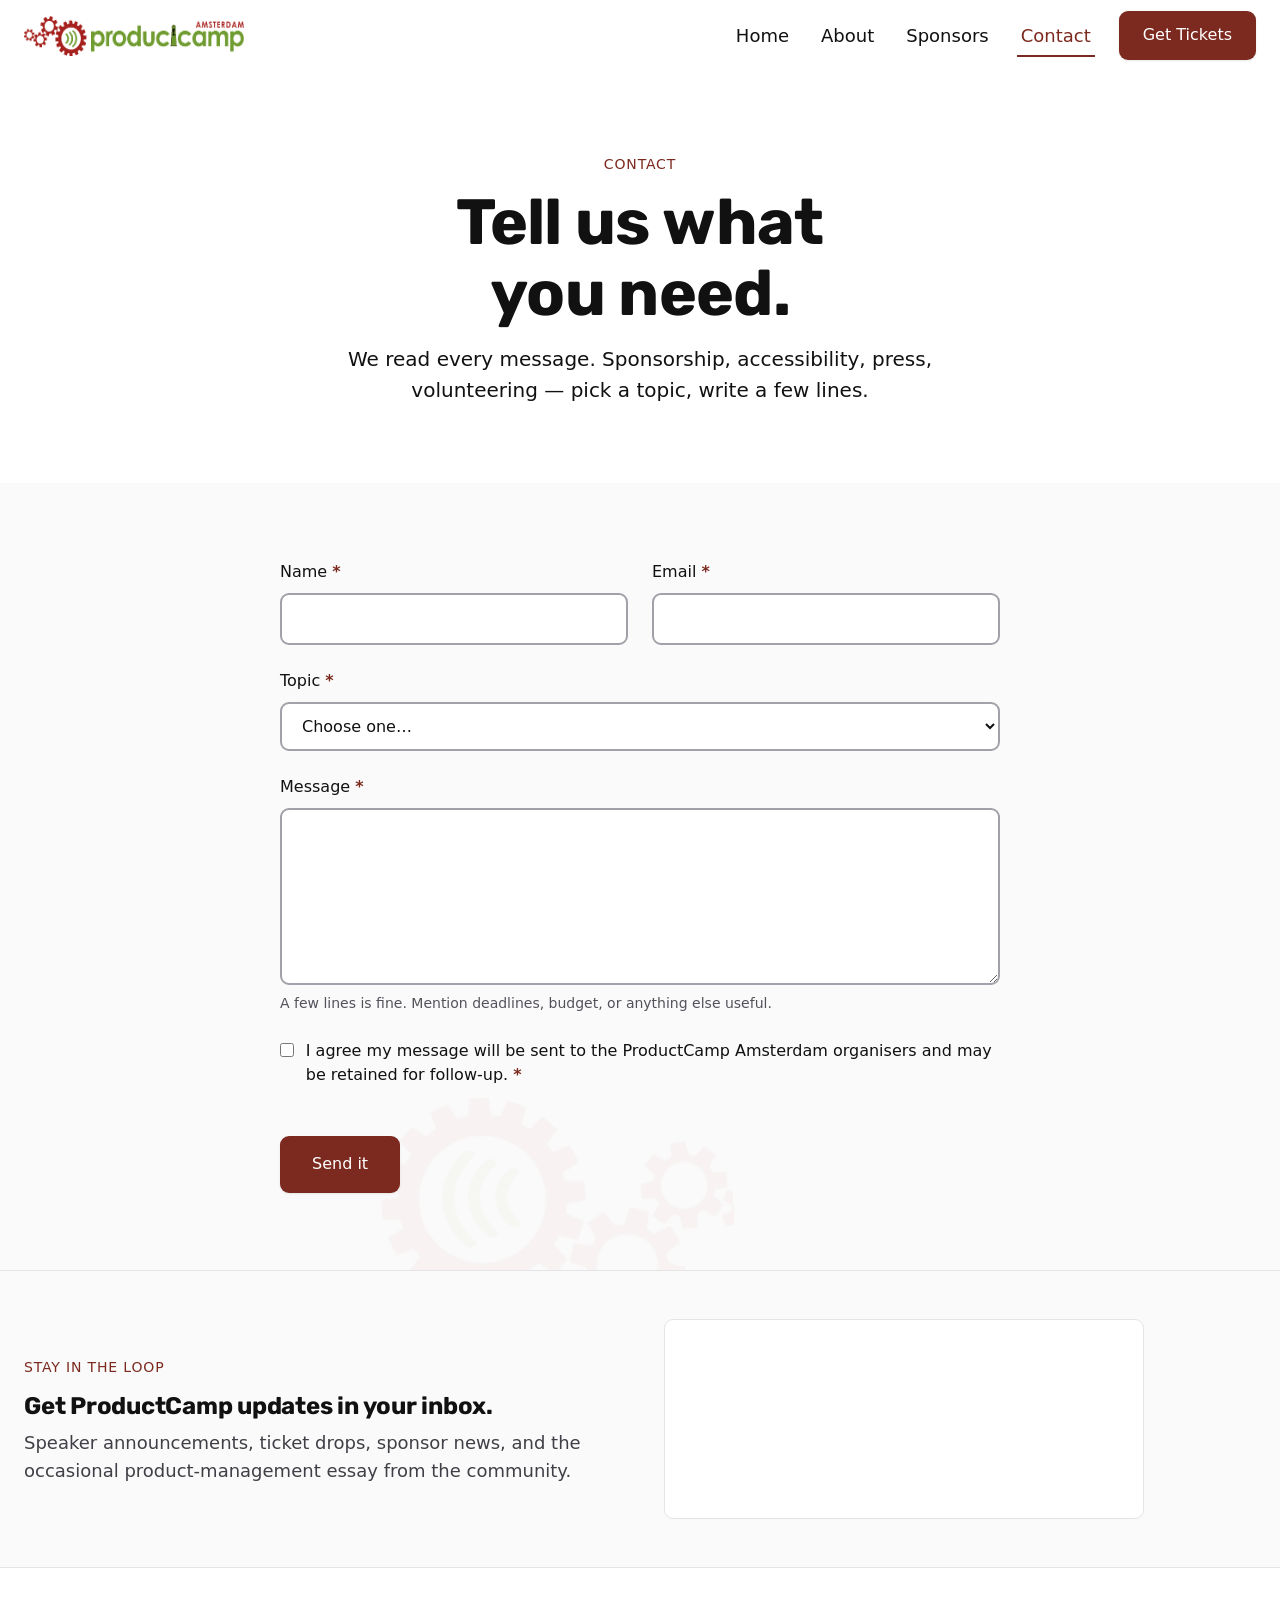
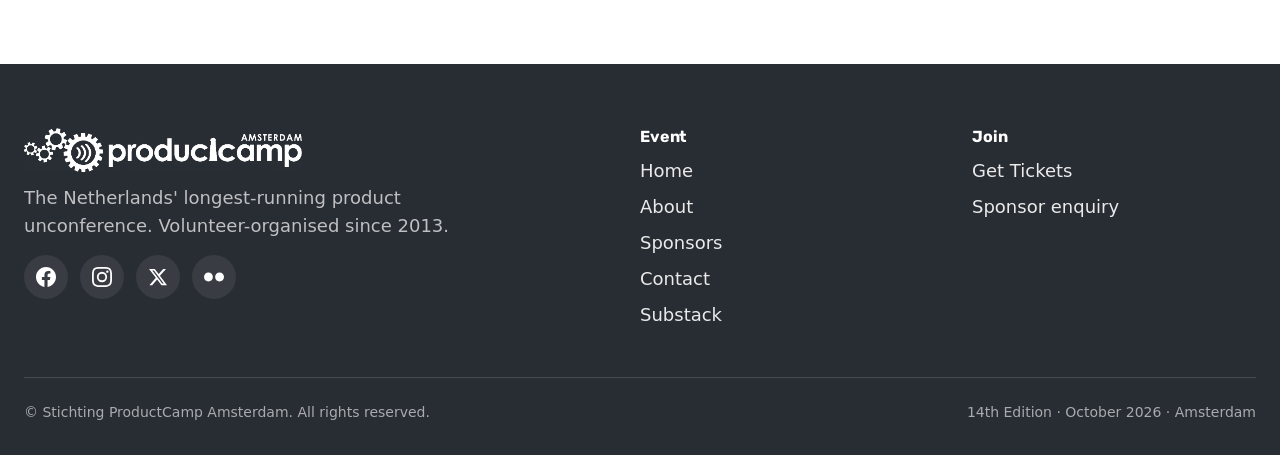
<file: contact.html>
<!doctype html>
<html lang="en">
<head>
  <meta charset="utf-8">
  <meta name="viewport" content="width=device-width, initial-scale=1">
  <title>Contact — ProductCamp Amsterdam</title>
  <meta name="description" content="Get in touch with the ProductCamp Amsterdam organising committee — sponsorship enquiries, accessibility questions, volunteering, press.">
  <meta name="theme-color" content="#AA3D2F">
  <link rel="icon" type="image/png" sizes="32x32" href="assets/brand/favicon-32.png">
  <link rel="apple-touch-icon" href="assets/brand/logo-icon-256.png">
  <link rel="preconnect" href="https://fonts.googleapis.com">
  <link rel="preconnect" href="https://fonts.gstatic.com" crossorigin>
  <link rel="stylesheet" href="assets/css/reset.css?v=20260517140000">
  <link rel="stylesheet" href="assets/css/tokens.css?v=20260517140000">
  <link rel="stylesheet" href="assets/css/styles.css?v=20260517140000">
</head>
<body>
  <!-- NAV (sync across pages) -->
  <a class="skip-link" href="#main">Skip to content</a>
  <header class="site-header" role="banner">
    <div class="container">
      <a class="brand-link" href="index.html" aria-label="ProductCamp Amsterdam home">
        <img src="assets/brand/logo-wide.png" alt="ProductCamp Amsterdam" height="40">
      </a>
      <button class="nav-toggle" type="button" aria-label="Toggle menu" aria-expanded="false" aria-controls="nav-primary"><span></span></button>
      <nav class="nav-primary" id="nav-primary" aria-label="Primary">
        <ul>
          <li><a href="index.html">Home</a></li>
          <li><a href="about.html">About</a></li>
          <li><a href="sponsors.html">Sponsors</a></li>
          <li><a href="contact.html" aria-current="page">Contact</a></li>
          <li><a class="btn btn--primary" href="https://www.eventbrite.com/e/productcamp-amsterdam-2025-tickets-1278041660009" target="_blank" rel="noopener">Get Tickets</a></li>
        </ul>
      </nav>
    </div>
  </header>

  <main id="main">

    <!-- HERO -->
    <section class="section">
      <div class="container" style="max-width:720px; margin-inline:auto">
        <div data-reveal class="center">
          <span class="eyebrow">Contact</span>
          <h1>Tell us what you need.</h1>
          <p class="lead center-x" style="margin-top:var(--s-4)">We read every message. Sponsorship, accessibility, press, volunteering — pick a topic, write a few lines.</p>
        </div>
      </div>
    </section>

    <!-- FORM -->
    <section class="section section--bg" data-reveal>
      <div class="container">

        <!-- Success state (shown by JS on submit success) -->
        <div id="contact-success" class="contact-form__success" role="status" aria-live="polite">
          <strong>Thanks — message received.</strong>
          <p style="margin-top:var(--s-2)">We'll be back in touch as soon as we can. If it's urgent, mention it in the subject line on your reply.</p>
        </div>

        <!--
          Form provider: Web3Forms (https://web3forms.com)
          The recipient email is configured server-side via the access_key —
          your address never appears in this HTML. Submissions are forwarded
          to whichever inbox you registered the key against.

          ONE-TIME SETUP:
            1. Visit https://web3forms.com
            2. Enter the address you want submissions forwarded to
            3. Copy the generated access_key (looks like a UUID)
            4. Paste it into the value="…" of the hidden field below
        -->
        <form id="contact-form" class="contact-form"
              action="https://api.web3forms.com/submit"
              method="POST"
              novalidate>
          <!-- ===== REPLACE THIS ACCESS KEY (one-time, before deploy) ===== -->
          <input type="hidden" name="access_key" value="72be311d-a82a-4ad4-bda7-ecad6673eab9">
          <!-- ============================================================= -->
          <input type="hidden" name="subject" value="ProductCamp Amsterdam — contact form">
          <input type="hidden" name="from_name" value="ProductCamp Amsterdam website">
          <input type="hidden" name="redirect" value="false">

          <!-- Honeypot (invisible to humans, bots fill it in) -->
          <div class="contact-form__honeypot" aria-hidden="true">
            <label for="hp_field">Leave this empty</label>
            <input type="text" name="botcheck" id="hp_field" tabindex="-1" autocomplete="off">
          </div>

          <div class="contact-form__row">
            <div class="field">
              <label for="cf-name">Name <span class="req" aria-hidden="true">*</span></label>
              <input id="cf-name" name="name" type="text" autocomplete="name" required aria-required="true">
            </div>
            <div class="field">
              <label for="cf-email">Email <span class="req" aria-hidden="true">*</span></label>
              <input id="cf-email" name="email" type="email" autocomplete="email" required aria-required="true">
            </div>
          </div>

          <div class="field">
            <label for="cf-topic">Topic <span class="req" aria-hidden="true">*</span></label>
            <select id="cf-topic" name="topic" required aria-required="true">
              <option value="">Choose one…</option>
              <option value="sponsorship">Sponsorship</option>
              <option value="accessibility">Accessibility &amp; dietary</option>
              <option value="volunteering">Volunteering</option>
              <option value="speaking">Speaking &amp; sessions</option>
              <option value="press">Press</option>
              <option value="general">General question</option>
            </select>
          </div>

          <div class="field">
            <label for="cf-message">Message <span class="req" aria-hidden="true">*</span></label>
            <textarea id="cf-message" name="message" rows="6" required aria-required="true" aria-describedby="cf-message-hint"></textarea>
            <span id="cf-message-hint" class="contact-form__hint">A few lines is fine. Mention deadlines, budget, or anything else useful.</span>
          </div>

          <div class="field">
            <label style="display:flex; gap:var(--s-3); align-items:flex-start; cursor:pointer; font-weight:var(--fw-regular); font-size:var(--fs-small);">
              <input type="checkbox" name="consent" required aria-required="true" style="min-width:auto; min-height:auto; width:18px; height:18px; margin-top:2px;">
              <span>I agree my message will be sent to the ProductCamp Amsterdam organisers and may be retained for follow-up. <span class="req" aria-hidden="true">*</span></span>
            </label>
          </div>

          <!-- hCaptcha widget — zero-config: the Web3Forms client SDK (loaded
               before </body>) injects their shared sitekey at runtime and loads
               hCaptcha's API. data-captcha="true" is the trigger. Enable
               hCaptcha in app.web3forms.com → your form's Settings. -->
          <div class="h-captcha" data-captcha="true"></div>

          <div class="contact-form__actions">
            <button type="submit" class="btn btn--primary btn--lg">Send it</button>
          </div>
        </form>
      </div>
    </section>

  </main>

  <!-- SUBSTACK SUBSCRIBE (sync across pages) -->
  <section class="substack-subscribe" aria-label="Subscribe to our newsletter">
    <div class="container substack-subscribe__inner">
      <div>
        <span class="eyebrow">Stay in the loop</span>
        <h2>Get ProductCamp updates in your inbox.</h2>
        <p>Speaker announcements, ticket drops, sponsor news, and the occasional product-management essay from the community.</p>
      </div>
      <iframe src="https://productcampamsterdam.substack.com/embed"
              title="Subscribe to ProductCamp Amsterdam Substack"
              loading="lazy"
              style="width:100%; height:200px; max-width:480px; border:1px solid var(--border); border-radius:var(--radius-md); background:var(--white);"
              frameborder="0" scrolling="no"></iframe>
    </div>
  </section>

  <!-- FOOTER (sync across pages) -->
  <footer class="site-footer" id="site-footer" role="contentinfo">
    <div class="container">
      <div class="site-footer__top">
        <div class="site-footer__brand">
          <img src="assets/brand/logo-wide.png" alt="ProductCamp Amsterdam" height="44">
          <p>The Netherlands' longest-running product unconference. Volunteer-organised since 2013.</p>
          <ul class="social-links">
            <li><a href="https://www.facebook.com/ProductCampAmsterdam/" target="_blank" rel="noopener" aria-label="Facebook (opens in new tab)"><svg viewBox="0 0 24 24" aria-hidden="true"><path d="M24 12.073c0-6.627-5.373-12-12-12s-12 5.373-12 12c0 5.99 4.388 10.954 10.125 11.854v-8.385H7.078v-3.47h3.047V9.43c0-3.007 1.792-4.669 4.533-4.669 1.312 0 2.686.235 2.686.235v2.953H15.83c-1.491 0-1.956.925-1.956 1.874v2.25h3.328l-.532 3.47h-2.796v8.385C19.612 23.027 24 18.062 24 12.073z"/></svg></a></li>
            <li><a href="https://instagram.com/productcampamsterdam" target="_blank" rel="noopener" aria-label="Instagram (opens in new tab)"><svg viewBox="0 0 24 24" aria-hidden="true"><path d="M12 2.163c3.204 0 3.584.012 4.85.07 3.252.148 4.771 1.691 4.919 4.919.058 1.265.069 1.645.069 4.849 0 3.205-.012 3.584-.069 4.849-.149 3.225-1.664 4.771-4.919 4.919-1.266.058-1.644.07-4.85.07-3.204 0-3.584-.012-4.849-.07-3.26-.149-4.771-1.699-4.919-4.92-.058-1.265-.07-1.644-.07-4.849 0-3.204.013-3.583.07-4.849.149-3.227 1.664-4.771 4.919-4.919 1.266-.057 1.645-.069 4.849-.069zM12 0C8.741 0 8.333.014 7.053.072 2.695.272.273 2.69.073 7.052.014 8.333 0 8.741 0 12c0 3.259.014 3.668.072 4.948.2 4.358 2.618 6.78 6.98 6.98C8.333 23.986 8.741 24 12 24c3.259 0 3.668-.014 4.948-.072 4.354-.2 6.782-2.618 6.979-6.98.059-1.28.073-1.689.073-4.948 0-3.259-.014-3.667-.072-4.947-.196-4.354-2.617-6.78-6.979-6.98C15.668.014 15.259 0 12 0zm0 5.838a6.162 6.162 0 100 12.324 6.162 6.162 0 000-12.324zM12 16a4 4 0 110-8 4 4 0 010 8zm6.406-11.845a1.44 1.44 0 100 2.881 1.44 1.44 0 000-2.881z"/></svg></a></li>
            <li><a href="https://twitter.com/pcampamsterdam" target="_blank" rel="noopener" aria-label="X / Twitter (opens in new tab)"><svg viewBox="0 0 24 24" aria-hidden="true"><path d="M18.244 2.25h3.308l-7.227 8.26 8.502 11.24H16.17l-5.214-6.817L4.99 21.75H1.68l7.73-8.835L1.254 2.25H8.08l4.713 6.231zm-1.161 17.52h1.833L7.084 4.126H5.117z"/></svg></a></li>
            <li><a href="https://flickr.com/people/productcampamsterdam" target="_blank" rel="noopener" aria-label="Flickr (opens in new tab)"><svg viewBox="0 0 24 24" aria-hidden="true"><path d="M5.334 6.666C2.388 6.666 0 9.054 0 12s2.388 5.334 5.334 5.334S10.667 14.946 10.667 12 8.279 6.666 5.334 6.666zM18.667 6.666C15.721 6.666 13.333 9.054 13.333 12s2.388 5.334 5.334 5.334C21.612 17.334 24 14.946 24 12s-2.388-5.334-5.333-5.334z"/></svg></a></li>
          </ul>
        </div>
        <nav class="site-footer__nav" aria-label="Footer">
          <h3>Event</h3>
          <ul>
            <li><a href="index.html">Home</a></li>
            <li><a href="about.html">About</a></li>
            <li><a href="sponsors.html">Sponsors</a></li>
            <li><a href="contact.html">Contact</a></li>
            <li><a href="https://productcampamsterdam.substack.com/" target="_blank" rel="noopener">Substack</a></li>
          </ul>
        </nav>
        <nav class="site-footer__nav" aria-label="Tickets">
          <h3>Join</h3>
          <ul>
            <li><a href="https://www.eventbrite.com/e/productcamp-amsterdam-2025-tickets-1278041660009" target="_blank" rel="noopener">Get Tickets</a></li>
            <li><a href="contact.html?topic=sponsorship">Sponsor enquiry</a></li>
          </ul>
        </nav>
      </div>
      <div class="site-footer__bottom">
        <span>© Stichting ProductCamp Amsterdam. All rights reserved.</span>
        <span>14th Edition · October 2026 · Amsterdam</span>
      </div>
    </div>
  </footer>

  <script type="module" src="assets/js/main.js?v=20260517140000"></script>
  <!-- Web3Forms client SDK — required by free-tier hCaptcha so the backend
       recognises the submission as a properly-attributed free-tier captcha
       (without it, Web3Forms returns "Please Upgrade to use reCaptcha"). -->
  <script src="https://web3forms.com/client/script.js" async defer></script>
</body>
</html>
</file>
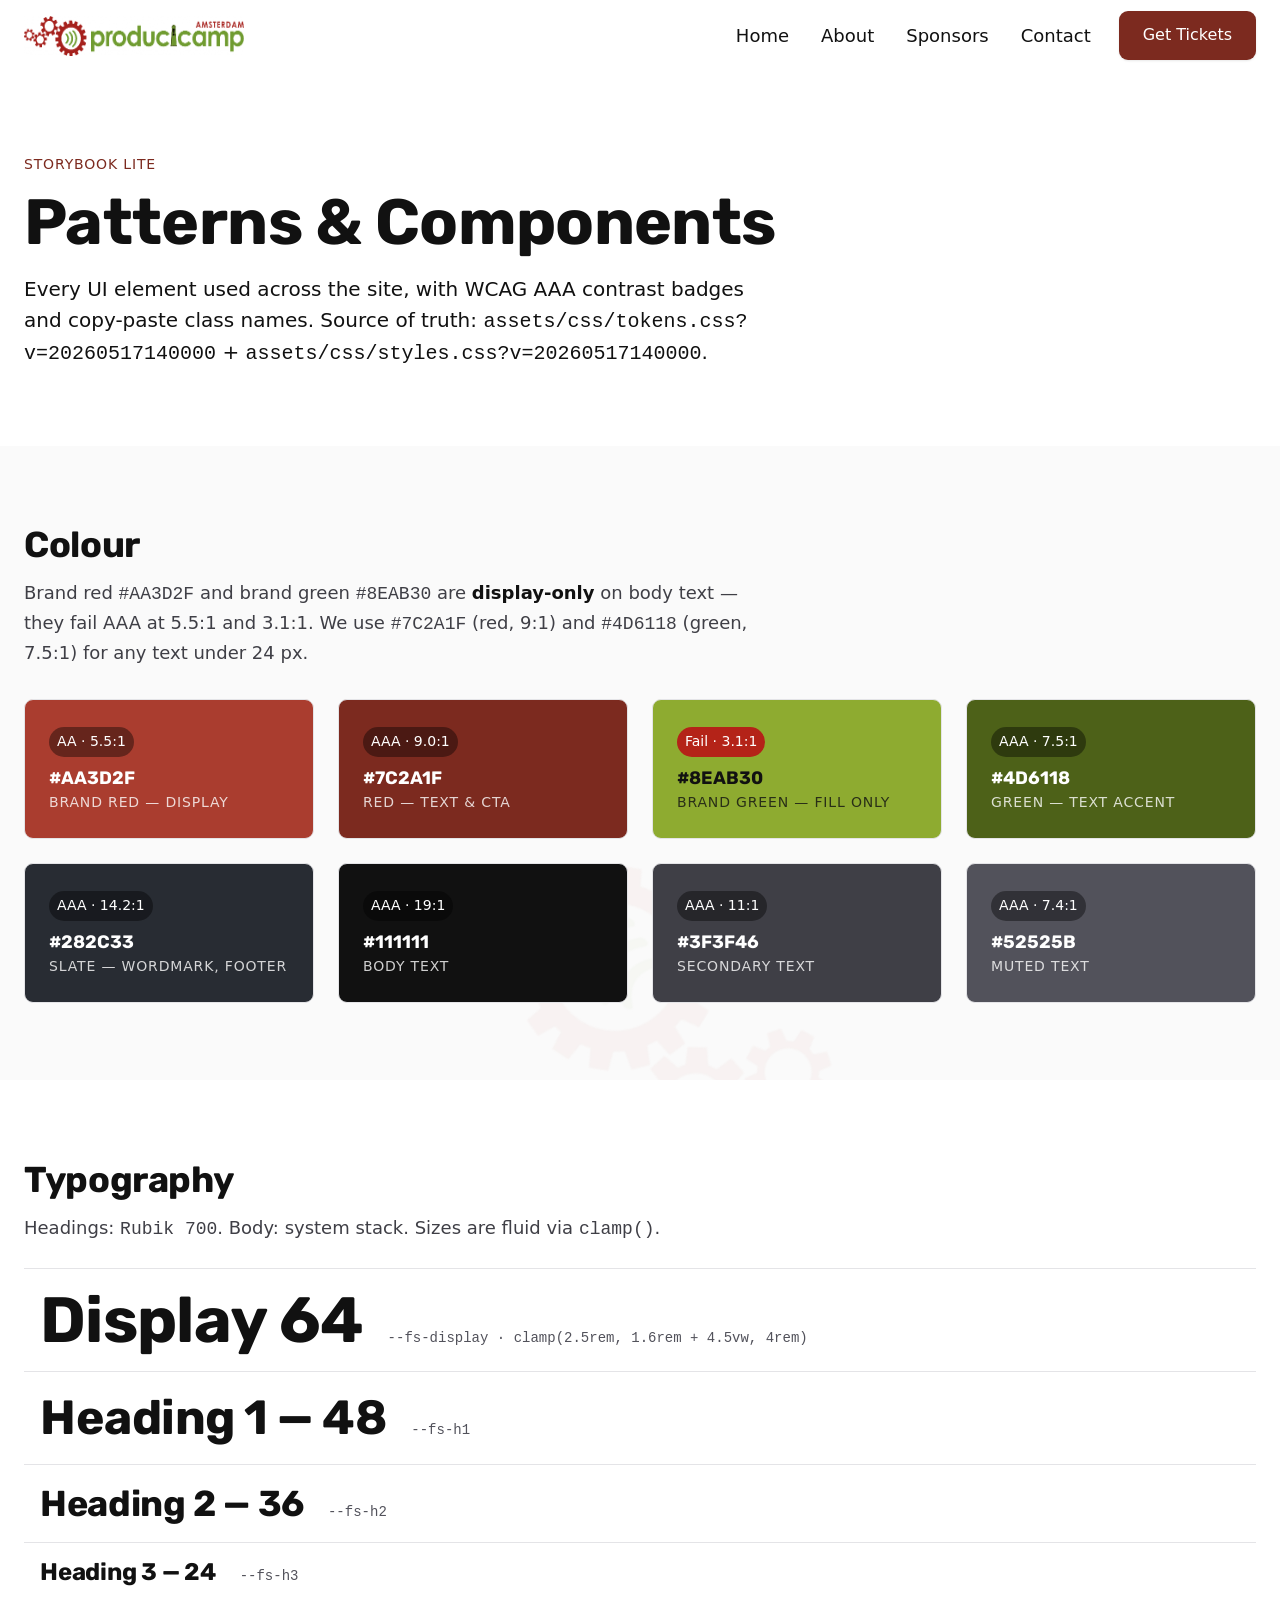
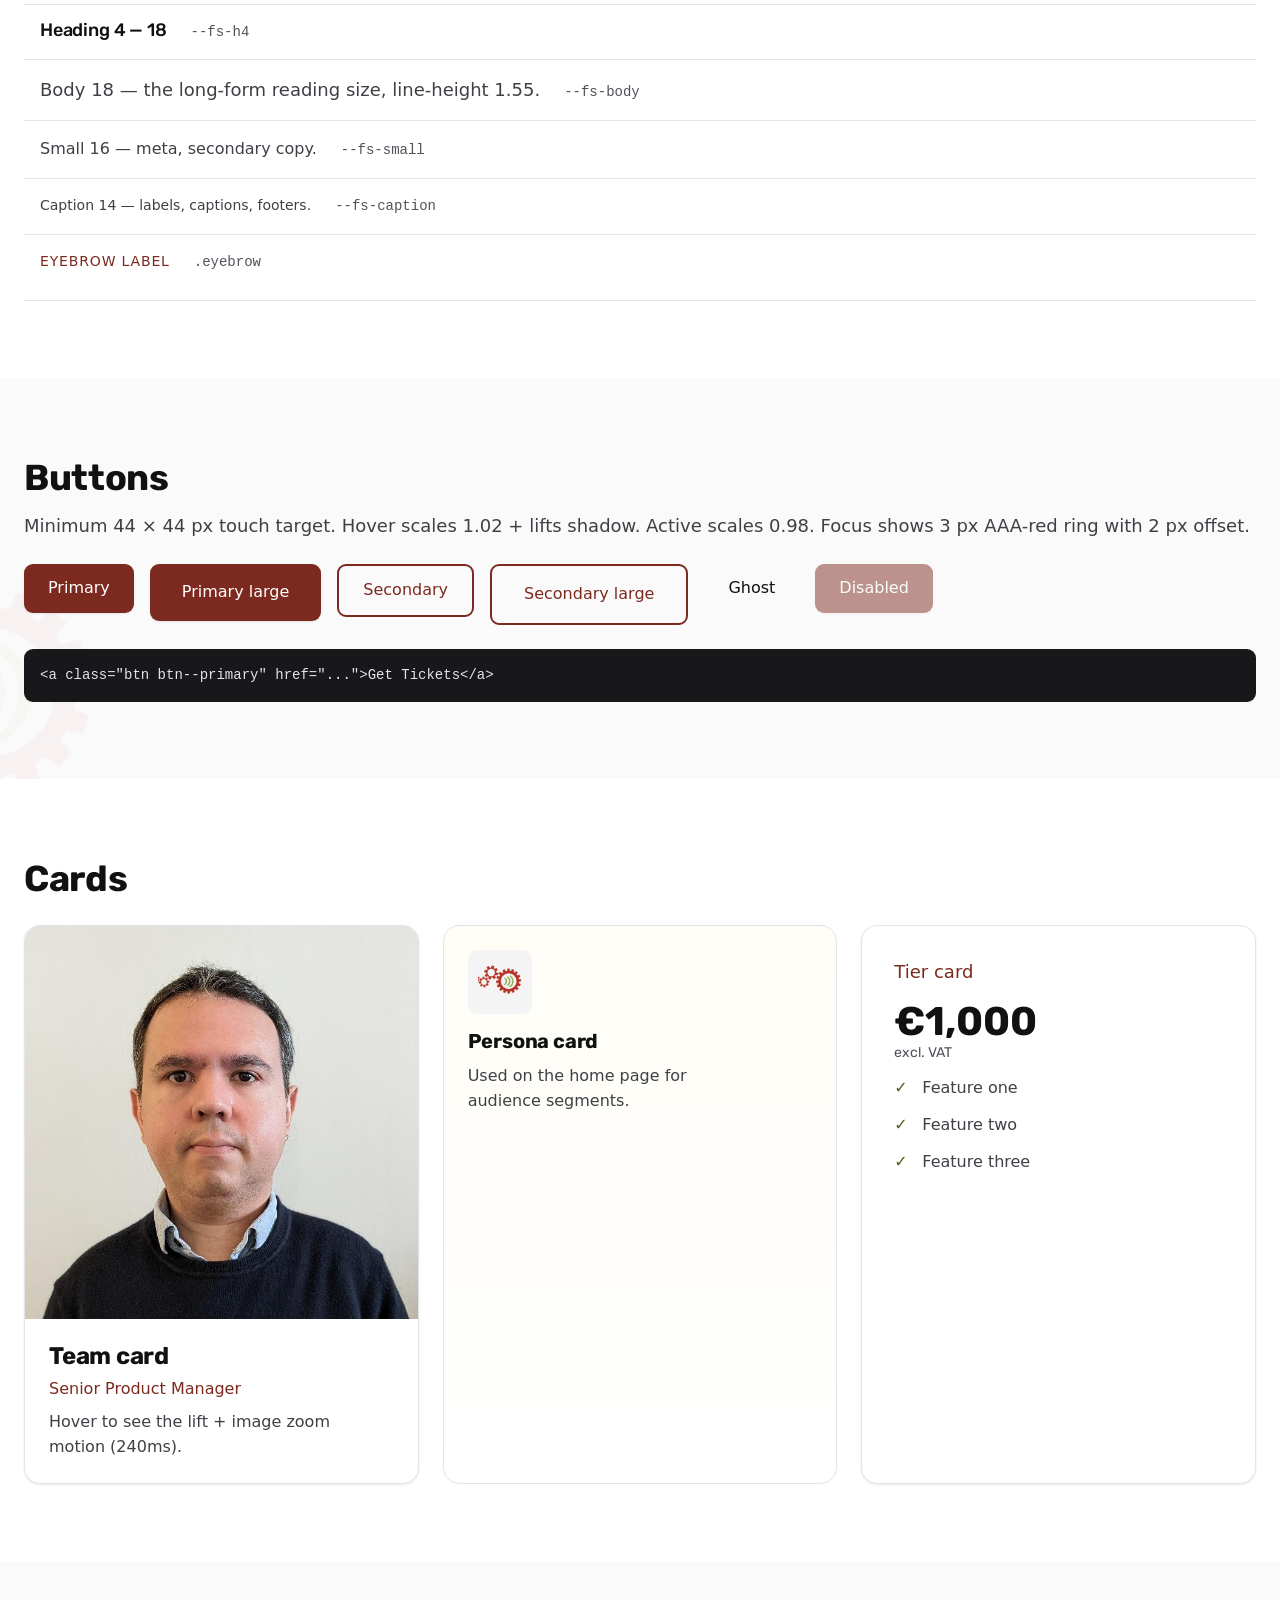
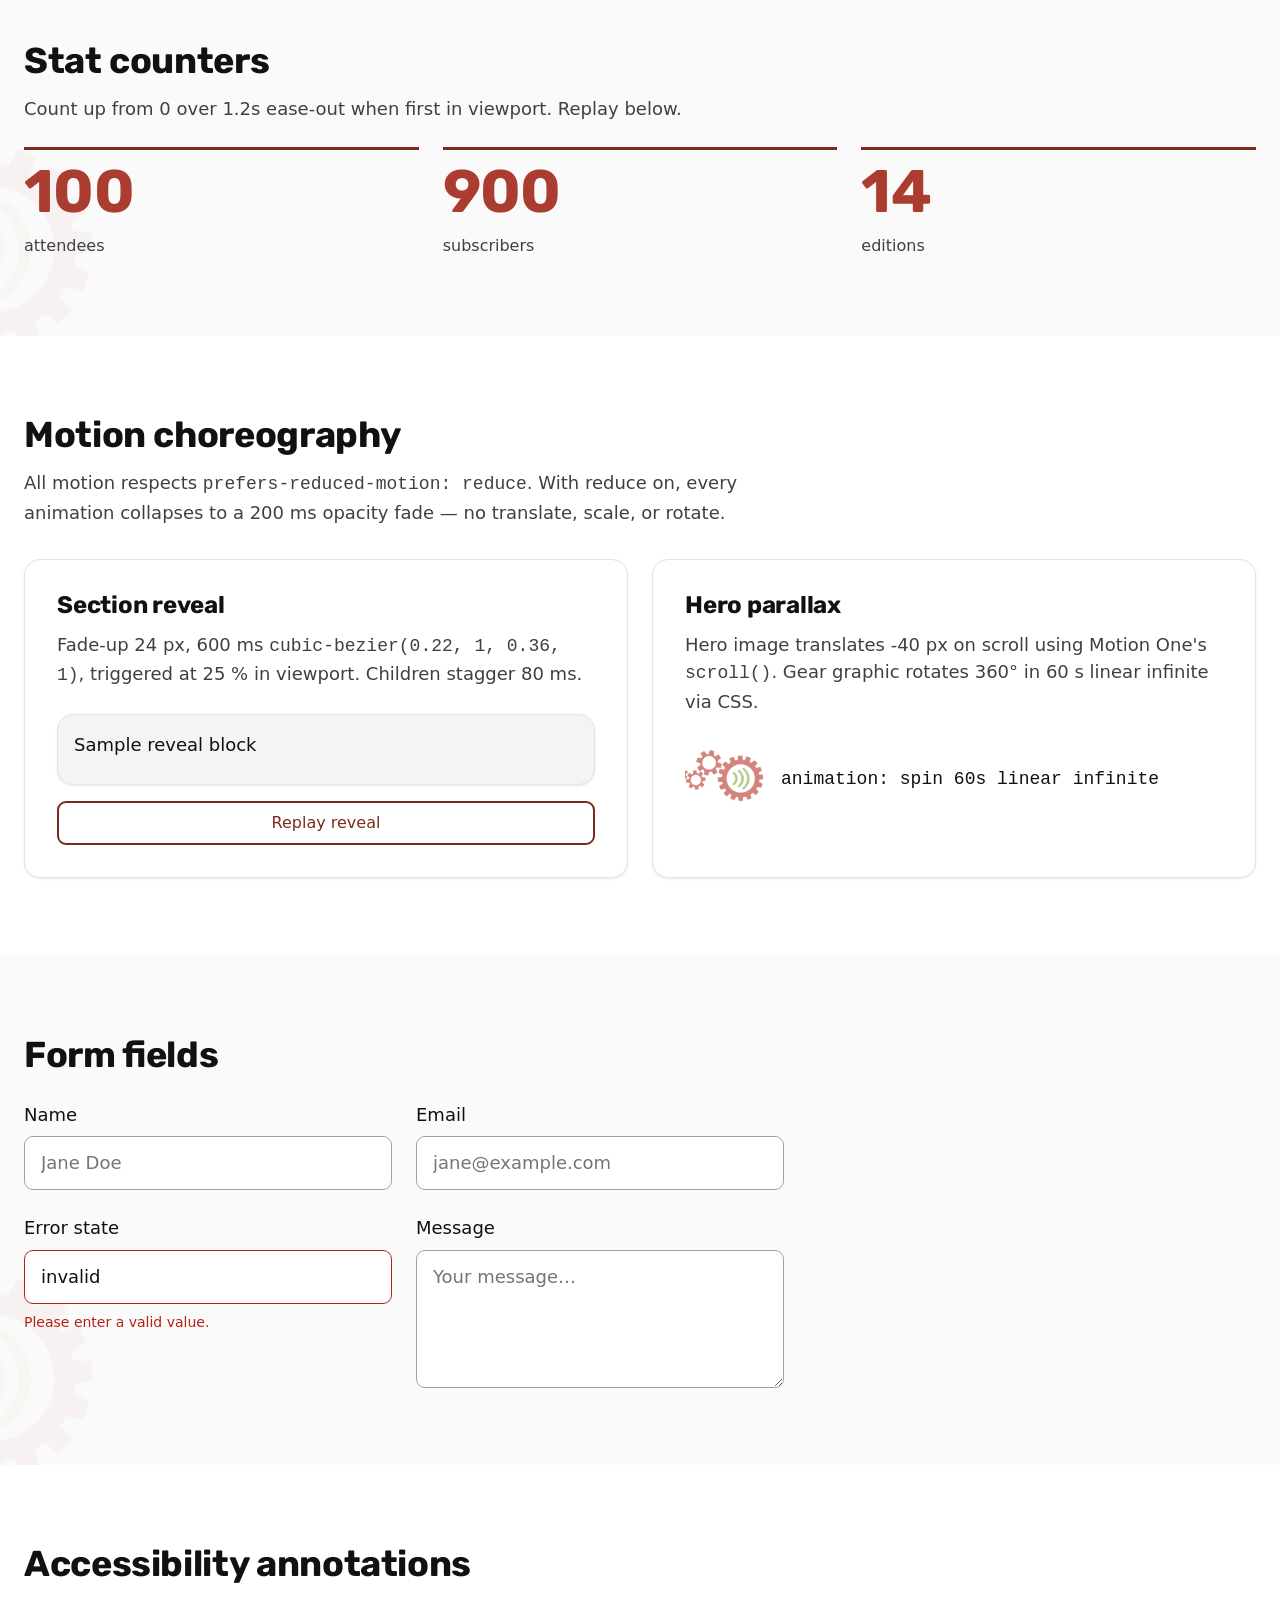
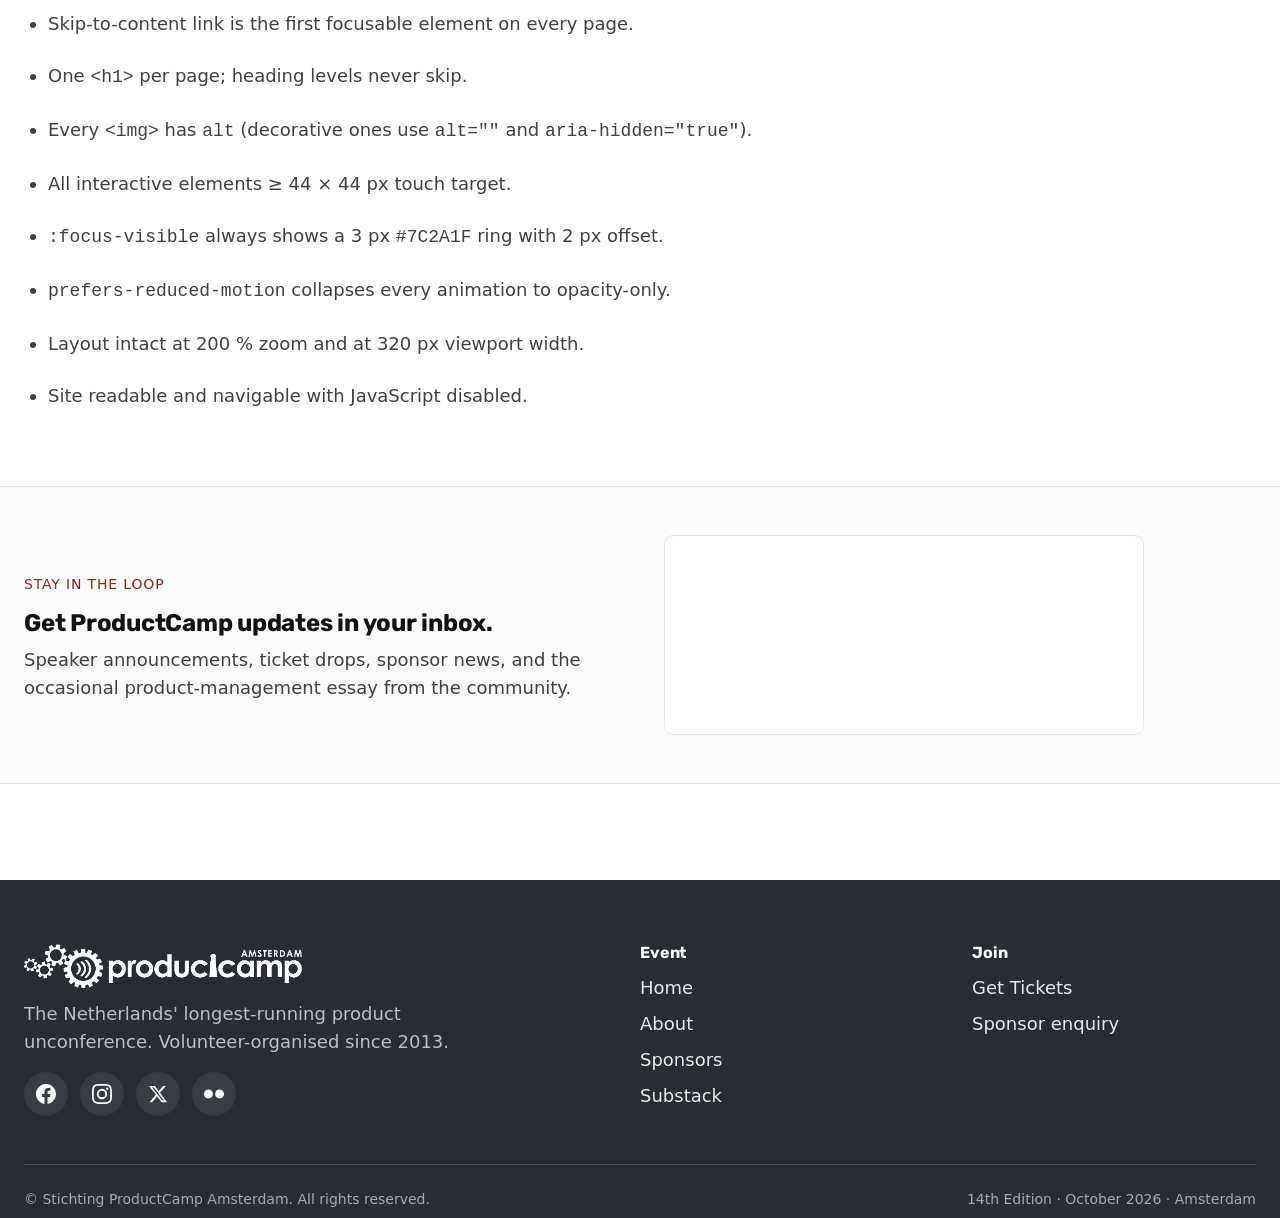
<file: patterns.html>
<!doctype html>
<html lang="en">
<head>
  <meta charset="utf-8">
  <meta name="viewport" content="width=device-width, initial-scale=1">
  <title>Patterns — ProductCamp Amsterdam Design System</title>
  <meta name="description" content="The component library powering the ProductCamp Amsterdam 2026 website. Tokens, typography, buttons, cards, motion, and accessibility annotations.">
  <meta name="theme-color" content="#AA3D2F">
  <meta name="robots" content="noindex">
  <link rel="icon" type="image/png" sizes="32x32" href="assets/brand/favicon-32.png">
  <link rel="apple-touch-icon" href="assets/brand/logo-icon-256.png">
  <link rel="preconnect" href="https://fonts.googleapis.com">
  <link rel="preconnect" href="https://fonts.gstatic.com" crossorigin>
  <link rel="stylesheet" href="assets/css/reset.css?v=20260517140000">
  <link rel="stylesheet" href="assets/css/tokens.css?v=20260517140000">
  <link rel="stylesheet" href="assets/css/styles.css?v=20260517140000">
</head>
<body>
  <a class="skip-link" href="#main">Skip to content</a>
  <header class="site-header" role="banner">
    <div class="container">
      <a class="brand-link" href="index.html" aria-label="ProductCamp Amsterdam home">
        <img src="assets/brand/logo-wide.png" alt="ProductCamp Amsterdam" height="40">
      </a>
      <button class="nav-toggle" type="button" aria-label="Toggle menu" aria-expanded="false" aria-controls="nav-primary"><span></span></button>
      <nav class="nav-primary" id="nav-primary" aria-label="Primary">
        <ul>
          <li><a href="index.html">Home</a></li>
          <li><a href="about.html">About</a></li>
          <li><a href="sponsors.html">Sponsors</a></li>
          <li><a href="contact.html">Contact</a></li>          <li><a class="btn btn--primary" href="https://www.eventbrite.com/e/productcamp-amsterdam-2025-tickets-1278041660009" target="_blank" rel="noopener">Get Tickets</a></li>
        </ul>
      </nav>
    </div>
  </header>

  <main id="main">

    <section class="section">
      <div class="container">
        <span class="eyebrow">Storybook lite</span>
        <h1>Patterns &amp; Components</h1>
        <p class="lead" style="margin-top:var(--s-4)">Every UI element used across the site, with WCAG AAA contrast badges and copy-paste class names. Source of truth: <code>assets/css/tokens.css?v=20260517140000</code> + <code>assets/css/styles.css?v=20260517140000</code>.</p>
      </div>
    </section>

    <!-- COLOURS -->
    <section class="section section--bg">
      <div class="container">
        <h2>Colour</h2>
        <p style="margin-top:var(--s-3); max-width:65ch">Brand red <code>#AA3D2F</code> and brand green <code>#8EAB30</code> are <strong>display-only</strong> on body text — they fail AAA at 5.5:1 and 3.1:1. We use <code>#7C2A1F</code> (red, 9:1) and <code>#4D6118</code> (green, 7.5:1) for any text under 24 px.</p>
        <div class="grid grid--4" style="margin-top:var(--s-6)">
          <div class="swatch swatch--dark" style="background:#AA3D2F">
            <span class="swatch__contrast contrast-aa">AA · 5.5:1</span>
            <div>
              <div class="swatch__hex">#AA3D2F</div>
              <div class="swatch__name">Brand Red — display</div>
            </div>
          </div>
          <div class="swatch swatch--dark" style="background:#7C2A1F">
            <span class="swatch__contrast contrast-aaa">AAA · 9.0:1</span>
            <div>
              <div class="swatch__hex">#7C2A1F</div>
              <div class="swatch__name">Red — text & CTA</div>
            </div>
          </div>
          <div class="swatch" style="background:#8EAB30; color:#111">
            <span class="swatch__contrast contrast-fail">Fail · 3.1:1</span>
            <div>
              <div class="swatch__hex">#8EAB30</div>
              <div class="swatch__name">Brand Green — fill only</div>
            </div>
          </div>
          <div class="swatch swatch--dark" style="background:#4D6118">
            <span class="swatch__contrast contrast-aaa">AAA · 7.5:1</span>
            <div>
              <div class="swatch__hex">#4D6118</div>
              <div class="swatch__name">Green — text accent</div>
            </div>
          </div>
          <div class="swatch swatch--dark" style="background:#282C33">
            <span class="swatch__contrast contrast-aaa">AAA · 14.2:1</span>
            <div>
              <div class="swatch__hex">#282C33</div>
              <div class="swatch__name">Slate — wordmark, footer</div>
            </div>
          </div>
          <div class="swatch swatch--dark" style="background:#111">
            <span class="swatch__contrast contrast-aaa">AAA · 19:1</span>
            <div>
              <div class="swatch__hex">#111111</div>
              <div class="swatch__name">Body text</div>
            </div>
          </div>
          <div class="swatch swatch--dark" style="background:#3F3F46">
            <span class="swatch__contrast contrast-aaa">AAA · 11:1</span>
            <div>
              <div class="swatch__hex">#3F3F46</div>
              <div class="swatch__name">Secondary text</div>
            </div>
          </div>
          <div class="swatch swatch--dark" style="background:#52525B">
            <span class="swatch__contrast contrast-aaa">AAA · 7.4:1</span>
            <div>
              <div class="swatch__hex">#52525B</div>
              <div class="swatch__name">Muted text</div>
            </div>
          </div>
        </div>
      </div>
    </section>

    <!-- TYPOGRAPHY -->
    <section class="section">
      <div class="container">
        <h2>Typography</h2>
        <p style="margin-top:var(--s-3)">Headings: <code>Rubik 700</code>. Body: system stack. Sizes are fluid via <code>clamp()</code>.</p>
        <div style="margin-top:var(--s-5); border-top:1px solid var(--border)">
          <div class="type-spec"><h1 style="font-size:var(--fs-display)">Display 64</h1><code>--fs-display · clamp(2.5rem, 1.6rem + 4.5vw, 4rem)</code></div>
          <div class="type-spec"><h2 style="font-size:var(--fs-h1)">Heading 1 — 48</h2><code>--fs-h1</code></div>
          <div class="type-spec"><h2 style="font-size:var(--fs-h2)">Heading 2 — 36</h2><code>--fs-h2</code></div>
          <div class="type-spec"><h3 style="font-size:var(--fs-h3)">Heading 3 — 24</h3><code>--fs-h3</code></div>
          <div class="type-spec"><h4 style="font-size:var(--fs-h4)">Heading 4 — 18</h4><code>--fs-h4</code></div>
          <div class="type-spec"><p style="font-size:var(--fs-body)">Body 18 — the long-form reading size, line-height 1.55.</p><code>--fs-body</code></div>
          <div class="type-spec"><p style="font-size:var(--fs-small)">Small 16 — meta, secondary copy.</p><code>--fs-small</code></div>
          <div class="type-spec"><p style="font-size:var(--fs-caption)">Caption 14 — labels, captions, footers.</p><code>--fs-caption</code></div>
          <div class="type-spec"><span class="eyebrow">Eyebrow label</span><code>.eyebrow</code></div>
        </div>
      </div>
    </section>

    <!-- BUTTONS -->
    <section class="section section--bg">
      <div class="container">
        <h2>Buttons</h2>
        <p style="margin-top:var(--s-3)">Minimum 44 × 44 px touch target. Hover scales 1.02 + lifts shadow. Active scales 0.98. Focus shows 3 px AAA-red ring with 2 px offset.</p>
        <div class="cluster" style="margin-top:var(--s-5); align-items:flex-start; flex-wrap:wrap; gap:var(--s-4)">
          <button class="btn btn--primary">Primary</button>
          <button class="btn btn--primary btn--lg">Primary large</button>
          <button class="btn btn--secondary">Secondary</button>
          <button class="btn btn--secondary btn--lg">Secondary large</button>
          <button class="btn btn--ghost">Ghost</button>
          <button class="btn btn--primary" disabled>Disabled</button>
        </div>
        <pre class="code-snippet" style="margin-top:var(--s-5)">&lt;a class="btn btn--primary" href="..."&gt;Get Tickets&lt;/a&gt;</pre>
      </div>
    </section>

    <!-- CARDS -->
    <section class="section">
      <div class="container">
        <h2>Cards</h2>
        <div class="grid grid--3" style="margin-top:var(--s-5)">
          <article class="card card--media">
            <img src="assets/img/team-danilo.jpeg" alt="Portrait of Danilo.">
            <div class="card__body">
              <h3 class="card__title">Team card</h3>
              <div class="card__role">Senior Product Manager</div>
              <p class="card__bio">Hover to see the lift + image zoom motion (240ms).</p>
            </div>
          </article>
          <article class="persona">
            <div class="persona__icon"><img src="assets/brand/logo-icon-256.png" alt=""></div>
            <h3>Persona card</h3>
            <p>Used on the home page for audience segments.</p>
          </article>
          <article class="tier">
            <div class="tier__name">Tier card</div>
            <div class="tier__price">€1,000<small>excl. VAT</small></div>
            <ul class="tier__features">
              <li>Feature one</li>
              <li>Feature two</li>
              <li>Feature three</li>
            </ul>
          </article>
        </div>
      </div>
    </section>

    <!-- STAT COUNTERS -->
    <section class="section section--bg">
      <div class="container">
        <h2>Stat counters</h2>
        <p style="margin-top:var(--s-3)">Count up from 0 over 1.2s ease-out when first in viewport. Replay below.</p>
        <div class="grid grid--3" id="stat-demo" style="margin-top:var(--s-5)">
          <div class="stat"><div class="stat__num"><span data-count="100">0</span><span data-suffix="+"></span></div><div class="stat__label">attendees</div></div>
          <div class="stat"><div class="stat__num"><span data-count="900">0</span><span data-suffix="+"></span></div><div class="stat__label">subscribers</div></div>
          <div class="stat"><div class="stat__num"><span data-count="14">0</span></div><div class="stat__label">editions</div></div>
        </div>
      </div>
    </section>

    <!-- MOTION DEMOS -->
    <section class="section">
      <div class="container">
        <h2>Motion choreography</h2>
        <p style="margin-top:var(--s-3); max-width:65ch">All motion respects <code>prefers-reduced-motion: reduce</code>. With reduce on, every animation collapses to a 200 ms opacity fade — no translate, scale, or rotate.</p>

        <div class="grid grid--2" style="margin-top:var(--s-6)">
          <div class="card" style="padding:var(--s-6)">
            <h3>Section reveal</h3>
            <p style="margin-top:var(--s-3)">Fade-up 24 px, 600 ms <code>cubic-bezier(0.22, 1, 0.36, 1)</code>, triggered at 25 % in viewport. Children stagger 80 ms.</p>
            <div id="reveal-target" data-reveal class="card" style="margin-top:var(--s-5); padding:var(--s-4); background:var(--bg-muted)">Sample reveal block</div>
            <button class="btn btn--secondary" data-replay="#reveal-target" style="margin-top:var(--s-4)">Replay reveal</button>
          </div>

          <div class="card" style="padding:var(--s-6)">
            <h3>Hero parallax</h3>
            <p style="margin-top:var(--s-3)">Hero image translates -40 px on scroll using Motion One's <code>scroll()</code>. Gear graphic rotates 360° in 60 s linear infinite via CSS.</p>
            <div style="margin-top:var(--s-5); display:flex; gap:var(--s-4); align-items:center">
              <div style="position:relative; width:80px; height:80px; opacity:0.6">
                <img src="assets/brand/logo-icon-256.png" alt="" style="width:100%; height:100%; animation:spin 60s linear infinite">
              </div>
              <code>animation: spin 60s linear infinite</code>
            </div>
          </div>
        </div>
      </div>
    </section>

    <!-- FORMS -->
    <section class="section section--bg">
      <div class="container">
        <h2>Form fields</h2>
        <div class="grid grid--2" style="margin-top:var(--s-5); max-width:760px">
          <div class="field"><label for="demo-name">Name</label><input id="demo-name" type="text" placeholder="Jane Doe"></div>
          <div class="field"><label for="demo-email">Email</label><input id="demo-email" type="email" placeholder="jane@example.com"></div>
          <div class="field"><label for="demo-err">Error state</label><input id="demo-err" type="text" aria-invalid="true" aria-describedby="demo-err-msg" value="invalid"><span id="demo-err-msg" style="color:var(--error); font-size:var(--fs-caption)">Please enter a valid value.</span></div>
          <div class="field"><label for="demo-textarea">Message</label><textarea id="demo-textarea" rows="4" placeholder="Your message…"></textarea></div>
        </div>
      </div>
    </section>

    <!-- A11Y NOTES -->
    <section class="section">
      <div class="container">
        <h2>Accessibility annotations</h2>
        <ul class="stack" style="list-style:disc; padding-left:var(--s-5); margin-top:var(--s-5); color:var(--text-secondary)">
          <li>Skip-to-content link is the first focusable element on every page.</li>
          <li>One <code>&lt;h1&gt;</code> per page; heading levels never skip.</li>
          <li>Every <code>&lt;img&gt;</code> has <code>alt</code> (decorative ones use <code>alt=""</code> and <code>aria-hidden="true"</code>).</li>
          <li>All interactive elements ≥ 44 × 44 px touch target.</li>
          <li><code>:focus-visible</code> always shows a 3 px <code>#7C2A1F</code> ring with 2 px offset.</li>
          <li><code>prefers-reduced-motion</code> collapses every animation to opacity-only.</li>
          <li>Layout intact at 200 % zoom and at 320 px viewport width.</li>
          <li>Site readable and navigable with JavaScript disabled.</li>
        </ul>
      </div>
    </section>

  </main>

  <!-- SUBSTACK SUBSCRIBE (sync across pages) -->
  <section class="substack-subscribe" aria-label="Subscribe to our newsletter">
    <div class="container substack-subscribe__inner">
      <div>
        <span class="eyebrow">Stay in the loop</span>
        <h2>Get ProductCamp updates in your inbox.</h2>
        <p>Speaker announcements, ticket drops, sponsor news, and the occasional product-management essay from the community.</p>
      </div>
      <iframe src="https://productcampamsterdam.substack.com/embed"
              title="Subscribe to ProductCamp Amsterdam Substack"
              loading="lazy"
              style="width:100%; height:200px; max-width:480px; border:1px solid var(--border); border-radius:var(--radius-md); background:var(--white);"
              frameborder="0" scrolling="no"></iframe>
    </div>
  </section>

  <!-- FOOTER (sync across pages) -->
  <footer class="site-footer" role="contentinfo">
    <div class="container">
      <div class="site-footer__top">
        <div class="site-footer__brand">
          <img src="assets/brand/logo-wide.png" alt="ProductCamp Amsterdam" height="44">
          <p>The Netherlands' longest-running product unconference. Volunteer-organised since 2013.</p>
          <ul class="social-links">
            <li><a href="https://www.facebook.com/ProductCampAmsterdam/" target="_blank" rel="noopener" aria-label="Facebook (opens in new tab)">
              <svg viewBox="0 0 24 24" aria-hidden="true"><path d="M24 12.073c0-6.627-5.373-12-12-12s-12 5.373-12 12c0 5.99 4.388 10.954 10.125 11.854v-8.385H7.078v-3.47h3.047V9.43c0-3.007 1.792-4.669 4.533-4.669 1.312 0 2.686.235 2.686.235v2.953H15.83c-1.491 0-1.956.925-1.956 1.874v2.25h3.328l-.532 3.47h-2.796v8.385C19.612 23.027 24 18.062 24 12.073z"/></svg>
            </a></li>
            <li><a href="https://instagram.com/productcampamsterdam" target="_blank" rel="noopener" aria-label="Instagram (opens in new tab)">
              <svg viewBox="0 0 24 24" aria-hidden="true"><path d="M12 2.163c3.204 0 3.584.012 4.85.07 3.252.148 4.771 1.691 4.919 4.919.058 1.265.069 1.645.069 4.849 0 3.205-.012 3.584-.069 4.849-.149 3.225-1.664 4.771-4.919 4.919-1.266.058-1.644.07-4.85.07-3.204 0-3.584-.012-4.849-.07-3.26-.149-4.771-1.699-4.919-4.92-.058-1.265-.07-1.644-.07-4.849 0-3.204.013-3.583.07-4.849.149-3.227 1.664-4.771 4.919-4.919 1.266-.057 1.645-.069 4.849-.069zM12 0C8.741 0 8.333.014 7.053.072 2.695.272.273 2.69.073 7.052.014 8.333 0 8.741 0 12c0 3.259.014 3.668.072 4.948.2 4.358 2.618 6.78 6.98 6.98C8.333 23.986 8.741 24 12 24c3.259 0 3.668-.014 4.948-.072 4.354-.2 6.782-2.618 6.979-6.98.059-1.28.073-1.689.073-4.948 0-3.259-.014-3.667-.072-4.947-.196-4.354-2.617-6.78-6.979-6.98C15.668.014 15.259 0 12 0zm0 5.838a6.162 6.162 0 100 12.324 6.162 6.162 0 000-12.324zM12 16a4 4 0 110-8 4 4 0 010 8zm6.406-11.845a1.44 1.44 0 100 2.881 1.44 1.44 0 000-2.881z"/></svg>
            </a></li>
            <li><a href="https://twitter.com/pcampamsterdam" target="_blank" rel="noopener" aria-label="X / Twitter (opens in new tab)">
              <svg viewBox="0 0 24 24" aria-hidden="true"><path d="M18.244 2.25h3.308l-7.227 8.26 8.502 11.24H16.17l-5.214-6.817L4.99 21.75H1.68l7.73-8.835L1.254 2.25H8.08l4.713 6.231zm-1.161 17.52h1.833L7.084 4.126H5.117z"/></svg>
            </a></li>
            <li><a href="https://flickr.com/people/productcampamsterdam" target="_blank" rel="noopener" aria-label="Flickr (opens in new tab)">
              <svg viewBox="0 0 24 24" aria-hidden="true"><path d="M5.334 6.666C2.388 6.666 0 9.054 0 12s2.388 5.334 5.334 5.334S10.667 14.946 10.667 12 8.279 6.666 5.334 6.666zM18.667 6.666C15.721 6.666 13.333 9.054 13.333 12s2.388 5.334 5.334 5.334C21.612 17.334 24 14.946 24 12s-2.388-5.334-5.333-5.334z"/></svg>
            </a></li>
          </ul>
        </div>
        <nav class="site-footer__nav" aria-label="Footer">
          <h3>Event</h3>
          <ul>
            <li><a href="index.html">Home</a></li>
            <li><a href="about.html">About</a></li>
            <li><a href="sponsors.html">Sponsors</a></li>
            <li><a href="https://productcampamsterdam.substack.com/" target="_blank" rel="noopener">Substack</a></li>
          </ul>
        </nav>
        <nav class="site-footer__nav" aria-label="Tickets">
          <h3>Join</h3>
          <ul>
            <li><a href="https://www.eventbrite.com/e/productcamp-amsterdam-2025-tickets-1278041660009" target="_blank" rel="noopener">Get Tickets</a></li>
            <li><a href="contact.html?topic=sponsorship">Sponsor enquiry</a></li>
          </ul>
        </nav>
      </div>
      <div class="site-footer__bottom">
        <span>© Stichting ProductCamp Amsterdam. All rights reserved.</span>
        <span>14th Edition · October 2026 · Amsterdam</span>
      </div>
    </div>
  </footer>

  <script type="module" src="assets/js/main.js?v=20260517140000"></script>
</body>
</html>
</file>
<file: assets/css/tokens.css>
/* ============================================================
   ProductCamp Amsterdam — Design Tokens
   Source: DESIGN.md + plan AAA-darkened variants
   ============================================================ */

:root {
  /* ---------- COLOUR ---------- */
  /* Brand (decorative / large headings only) */
  --brand-red: #AA3D2F;          /* AA on white for ≥24px bold; never on body text */
  --brand-green: #8EAB30;        /* Decorative fills only — fails contrast for text */
  --brand-slate: #282C33;        /* Wordmark dark */

  /* AAA-safe variants */
  --aaa-red: #7C2A1F;            /* 9.0:1 on white — body links, button bg, focus ring */
  --aaa-red-darker: #5E1F17;     /* hover/active for buttons */
  --aaa-green: #4D6118;          /* 7.5:1 on white — green text accents */

  /* Neutrals */
  --white: #FFFFFF;
  --neutral-50:  #FAFAFA;
  --neutral-100: #F4F4F5;
  --neutral-200: #E4E4E7;
  --neutral-300: #D4D4D8;
  --neutral-400: #A1A1AA;
  --neutral-500: #71717A;
  --neutral-600: #52525B;
  --neutral-700: #3F3F46;
  --neutral-800: #27272A;
  --neutral-900: #18181B;
  --black: #111111;

  /* Semantic */
  --bg: var(--white);
  --bg-subtle: var(--neutral-50);
  --bg-muted: var(--neutral-100);
  --bg-inverse: var(--brand-slate);

  --text: var(--black);                 /* 19:1 on white */
  --text-secondary: var(--neutral-700); /* 11:1 on white */
  --text-muted: var(--neutral-600);     /* 7.4:1 on white */
  --text-inverse: var(--white);
  --text-link: var(--aaa-red);
  --text-link-hover: var(--aaa-red-darker);
  --text-accent-green: var(--aaa-green);
  --text-accent-red: var(--brand-red);  /* only on ≥24px bold */

  --border: var(--neutral-200);
  --border-strong: var(--neutral-400);

  --focus: var(--aaa-red);

  /* Scrim overlays */
  --scrim-warm: rgba(40, 24, 20, 0.55);
  --scrim-cool: rgba(20, 24, 28, 0.55);

  /* System */
  --success: #027A48;
  --error: #B42318;

  /* ---------- TYPOGRAPHY ---------- */
  --font-heading: "Rubik", system-ui, -apple-system, "Segoe UI", Roboto, "Helvetica Neue", sans-serif;
  --font-body: system-ui, -apple-system, "Segoe UI", Roboto, "Helvetica Neue", sans-serif;

  /* Fluid type — clamp(min, preferred, max) */
  --fs-display: clamp(2.5rem, 1.6rem + 4.5vw, 4rem);     /* 40 → 64 */
  --fs-h1:      clamp(2rem, 1.4rem + 3vw, 3rem);         /* 32 → 48 */
  --fs-h2:      clamp(1.625rem, 1.2rem + 2vw, 2.25rem);  /* 26 → 36 */
  --fs-h3:      clamp(1.25rem, 1rem + 1vw, 1.5rem);      /* 20 → 24 */
  --fs-h4:      1.125rem;                                /* 18 */
  --fs-body:    1.125rem;                                /* 18 — AAA-friendly */
  --fs-small:   1rem;                                    /* 16 */
  --fs-caption: 0.875rem;                                /* 14 */
  --fs-eyebrow: 0.875rem;

  --lh-tight: 1.1;
  --lh-snug: 1.25;
  --lh-normal: 1.55;
  --lh-loose: 1.75;

  --fw-regular: 400;
  --fw-medium: 500;
  --fw-bold: 700;

  --tracking-eyebrow: 0.06em;
  --tracking-tight: -0.01em;

  /* ---------- SPACING (4px scale) ---------- */
  --s-0: 0;
  --s-1: 0.25rem;   /* 4 */
  --s-2: 0.5rem;    /* 8 */
  --s-3: 0.75rem;   /* 12 */
  --s-4: 1rem;      /* 16 */
  --s-5: 1.5rem;    /* 24 */
  --s-6: 2rem;      /* 32 */
  --s-7: 3rem;      /* 48 */
  --s-8: 4rem;      /* 64 */
  --s-9: 6rem;      /* 96 */
  --s-10: 8rem;     /* 128 */

  /* ---------- LAYOUT ---------- */
  --container-max: 1280px;
  --container-pad: var(--s-5);
  --section-pad-y: clamp(3rem, 6vw, 6rem);
  --nav-h: 4.5rem;       /* 72px */

  /* ---------- RADII ---------- */
  --radius-xs: 4px;
  --radius-sm: 6px;
  --radius-md: 9px;     /* matches Webflow buttons */
  --radius-lg: 16px;
  --radius-xl: 24px;
  --radius-pill: 999px;

  /* ---------- SHADOW (5 elevations) ---------- */
  --elev-0: none;
  --elev-1: 0 1px 2px rgba(17, 17, 17, 0.04), 0 1px 3px rgba(17, 17, 17, 0.06);
  --elev-2: 0 4px 8px rgba(17, 17, 17, 0.05), 0 2px 4px rgba(17, 17, 17, 0.05);
  --elev-3: 0 10px 24px rgba(17, 17, 17, 0.08), 0 4px 8px rgba(17, 17, 17, 0.05);
  --elev-4: 0 24px 48px rgba(17, 17, 17, 0.12), 0 8px 16px rgba(17, 17, 17, 0.06);

  /* ---------- MOTION ---------- */
  --dur-fast: 160ms;
  --dur-base: 240ms;
  --dur-slow: 600ms;
  --dur-slowest: 1200ms;
  --ease-out: cubic-bezier(0.22, 1, 0.36, 1);     /* preferred reveal easing */
  --ease-in-out: cubic-bezier(0.65, 0, 0.35, 1);
  --ease-spring: cubic-bezier(0.34, 1.56, 0.64, 1);
  --ease-linear: linear;

  /* ---------- Z-INDEX ---------- */
  --z-base: 0;
  --z-content: 1;
  --z-sticky: 100;
  --z-nav: 200;
  --z-overlay: 800;
  --z-modal: 900;
  --z-toast: 1000;
}

/* ---------- BREAKPOINTS (reference; use @media in CSS directly) ----------
   --bp-sm: 480px
   --bp-md: 768px   tablet
   --bp-lg: 992px   desktop
   --bp-xl: 1280px  wide
*/
</file>
<file: assets/css/styles.css>
/* ============================================================
   ProductCamp Amsterdam — Component & Layout Styles
   Depends on: reset.css, tokens.css
   ============================================================ */

@import url("https://fonts.googleapis.com/css2?family=Rubik:wght@400;500;700&display=swap");

/* ---------- BASE ---------- */
html { scroll-behavior: smooth; scroll-padding-top: calc(var(--nav-h) + 1rem); }
body {
  font-family: var(--font-body);
  font-size: var(--fs-body);
  line-height: var(--lh-normal);
  color: var(--text);
  background: var(--bg);
  font-feature-settings: "kern", "liga", "ss01";
}
h1, h2, h3, h4, h5, h6 {
  font-family: var(--font-heading);
  font-weight: var(--fw-bold);
  line-height: var(--lh-tight);
  letter-spacing: var(--tracking-tight);
  color: var(--text);
}
h1 { font-size: var(--fs-display); }
h2 { font-size: var(--fs-h2); line-height: var(--lh-snug); }
h3 { font-size: var(--fs-h3); }
h4 { font-size: var(--fs-h4); font-weight: var(--fw-medium); }
p { color: var(--text-secondary); }
p + p { margin-top: var(--s-4); }
a { color: var(--text-link); text-decoration: underline; text-underline-offset: 3px; text-decoration-thickness: 1px; }
a:hover { color: var(--text-link-hover); text-decoration-thickness: 2px; }
strong { font-weight: var(--fw-bold); color: var(--text); }
em { font-style: italic; }

/* ---------- SKIP LINK (a11y) ---------- */
.skip-link {
  position: absolute;
  top: -100px; left: var(--s-4);
  background: var(--aaa-red);
  color: var(--white);
  padding: var(--s-3) var(--s-5);
  border-radius: var(--radius-md);
  font-weight: var(--fw-medium);
  z-index: var(--z-toast);
  transition: top var(--dur-fast) var(--ease-out);
  text-decoration: none;
}
.skip-link:focus { top: var(--s-4); color: var(--white); }

/* ---------- LAYOUT UTILITIES ---------- */
.container { width: 100%; max-width: var(--container-max); margin-inline: auto; padding-inline: var(--container-pad); }
.section { padding-block: var(--section-pad-y); }
.section--tight { padding-block: var(--s-7); }
.section--bg { background: var(--bg-subtle); }
.section--inverse { background: var(--bg-inverse); color: var(--text-inverse); }
.section--inverse h1, .section--inverse h2, .section--inverse h3, .section--inverse h4 { color: var(--text-inverse); }
.section--inverse p { color: rgba(255,255,255,0.85); }

.stack > * + * { margin-top: var(--s-5); }
.stack-sm > * + * { margin-top: var(--s-3); }
.stack-lg > * + * { margin-top: var(--s-7); }
.cluster { display: flex; flex-wrap: wrap; gap: var(--s-3); align-items: center; }
.grid { display: grid; gap: var(--s-5); }
.grid--2 { grid-template-columns: repeat(2, minmax(0, 1fr)); }
.grid--3 { grid-template-columns: repeat(3, minmax(0, 1fr)); }
.grid--4 { grid-template-columns: repeat(4, minmax(0, 1fr)); }
@media (max-width: 991px) { .grid--3, .grid--4 { grid-template-columns: repeat(2, minmax(0, 1fr)); } }
@media (max-width: 599px) { .grid--2, .grid--3, .grid--4 { grid-template-columns: 1fr; } }

.eyebrow {
  display: inline-block;
  font-size: var(--fs-eyebrow);
  font-weight: var(--fw-medium);
  letter-spacing: var(--tracking-eyebrow);
  text-transform: uppercase;
  color: var(--text-link);
  margin-bottom: var(--s-3);
}
.lead { font-size: 1.25rem; line-height: var(--lh-normal); color: var(--text); max-width: 60ch; }

.text-balance { text-wrap: balance; }
.text-pretty { text-wrap: pretty; }
.muted { color: var(--text-muted); }
.center { text-align: center; }
.center-x { margin-inline: auto; }

/* ---------- HEADER / NAV ---------- */
.site-header {
  position: sticky;
  top: 0;
  z-index: var(--z-nav);
  height: var(--nav-h);
  background: rgba(255,255,255,0.7);
  backdrop-filter: blur(0px);
  -webkit-backdrop-filter: blur(0px);
  transition: background var(--dur-base) var(--ease-out), backdrop-filter var(--dur-base) var(--ease-out), border-color var(--dur-base) var(--ease-out), box-shadow var(--dur-base) var(--ease-out);
  border-bottom: 1px solid transparent;
}
body.nav-solid .site-header,
body.nav-open .site-header {
  background: rgba(255,255,255,0.96);
  backdrop-filter: blur(16px);
  -webkit-backdrop-filter: blur(16px);
  border-bottom-color: var(--border);
  box-shadow: var(--elev-1);
}
.site-header .container { display: flex; align-items: center; justify-content: space-between; height: 100%; gap: var(--s-5); }
.brand-link { display: flex; align-items: center; gap: var(--s-3); text-decoration: none; }
.brand-link:hover { text-decoration: none; }
.brand-link img { height: 40px; width: auto; max-width: 220px; }
@media (max-width: 599px) { .brand-link img { height: 32px; max-width: 160px; } }

.nav-primary { display: flex; align-items: center; gap: var(--s-5); }
.nav-primary > ul { display: flex; gap: var(--s-5); align-items: center; }
.nav-primary a:not(.btn) { color: var(--text); text-decoration: none; font-weight: var(--fw-medium); padding: var(--s-2) var(--s-1); position: relative; min-height: 44px; display: inline-flex; align-items: center; }
.nav-primary a:not(.btn)::after {
  content: ""; position: absolute; left: 0; right: 0; bottom: 0;
  height: 2px; background: var(--aaa-red); transform: scaleX(0); transform-origin: left;
  transition: transform var(--dur-base) var(--ease-out);
}
.nav-primary a:not(.btn):hover::after, .nav-primary a:not(.btn)[aria-current="page"]::after { transform: scaleX(1); }
.nav-primary a:not(.btn)[aria-current="page"] { color: var(--aaa-red); }

.nav-toggle { display: none; width: 44px; height: 44px; align-items: center; justify-content: center; }
.nav-toggle span, .nav-toggle span::before, .nav-toggle span::after {
  display: block; width: 24px; height: 2px; background: var(--text); position: relative;
  transition: transform var(--dur-base) var(--ease-out);
}
.nav-toggle span::before, .nav-toggle span::after { content: ""; position: absolute; left: 0; }
.nav-toggle span::before { top: -7px; }
.nav-toggle span::after { top: 7px; }
body.nav-open .nav-toggle span { background: transparent; }
body.nav-open .nav-toggle span::before { transform: rotate(45deg); top: 0; }
body.nav-open .nav-toggle span::after { transform: rotate(-45deg); top: 0; }

@media (max-width: 767px) {
  .nav-toggle { display: inline-flex; }
  .nav-primary { position: fixed; top: var(--nav-h); left: 0; right: 0; max-height: calc(100dvh - var(--nav-h)); background: #ffffff; flex-direction: column; align-items: stretch; gap: 0; padding: var(--s-5); transform: translateY(-100%); opacity: 0; pointer-events: none; transition: transform var(--dur-base) var(--ease-out), opacity var(--dur-base) var(--ease-out); border-top: 1px solid var(--border); box-shadow: var(--elev-3); overscroll-behavior: contain; }
  .nav-primary > ul { flex-direction: column; align-items: stretch; gap: 0; }
  .nav-primary a:not(.btn) { padding: var(--s-4) 0; border-bottom: 1px solid var(--border); }
  body.nav-open .nav-primary { transform: translateY(0); opacity: 1; pointer-events: auto; }
}

/* ---------- BUTTONS ---------- */
.btn {
  display: inline-flex; align-items: center; justify-content: center; gap: var(--s-2);
  min-height: 44px; padding: var(--s-3) var(--s-5);
  font-weight: var(--fw-medium); font-size: var(--fs-small);
  border-radius: var(--radius-md);
  text-decoration: none;
  transition: transform var(--dur-fast) var(--ease-out), background var(--dur-fast) var(--ease-out), color var(--dur-fast) var(--ease-out), box-shadow var(--dur-fast) var(--ease-out), border-color var(--dur-fast) var(--ease-out);
  white-space: nowrap;
  cursor: pointer;
}
.btn:hover { transform: scale(1.02); text-decoration: none; }
.btn:active { transform: scale(0.98); }
.btn--primary { background: var(--aaa-red); color: var(--white); box-shadow: var(--elev-1); }
.btn--primary:hover { background: var(--aaa-red-darker); color: var(--white); box-shadow: var(--elev-2); }
.btn--secondary { background: transparent; color: var(--text-link); border: 2px solid currentColor; }
.btn--secondary:hover { background: var(--text-link); color: var(--white); }
.btn--ghost { background: transparent; color: var(--text); }
.btn--ghost:hover { background: var(--bg-muted); color: var(--text); }
.btn--lg { min-height: 52px; padding: var(--s-4) var(--s-6); font-size: 1rem; }
.btn[disabled], .btn[aria-disabled="true"] { opacity: 0.5; cursor: not-allowed; transform: none !important; }

/* ---------- HERO ---------- */
.hero { position: relative; padding-block: clamp(3rem, 8vw, 6rem) clamp(3rem, 6vw, 5rem); overflow: hidden; }
/* Soft warm radial wash behind text column to anchor headline */
.hero::before { content: ""; position: absolute; inset: 0; background: radial-gradient(60% 50% at 18% 35%, rgba(170,61,47,0.07), transparent 70%); pointer-events: none; z-index: 0; }
.hero > .container { position: relative; z-index: 1; }
.hero__inner { display: grid; gap: var(--s-7); align-items: center; grid-template-columns: 1fr; }
@media (min-width: 992px) { .hero__inner { grid-template-columns: 1.15fr 1fr; gap: var(--s-9); } }
.hero__title { font-size: var(--fs-display); font-weight: var(--fw-bold); line-height: var(--lh-tight); }
.hero__title em { color: var(--aaa-red); font-style: italic; }
.hero__subtitle { color: var(--text-secondary); font-size: 1.125rem; line-height: var(--lh-normal); max-width: 56ch; margin-top: var(--s-5); }
.hero__cta { margin-top: var(--s-6); display: flex; flex-wrap: wrap; gap: var(--s-3); }
.hero__media { position: relative; border-radius: var(--radius-xl); overflow: hidden; box-shadow: var(--elev-3); aspect-ratio: 4 / 3; background: var(--bg-muted); }
.hero__media img { width: 100%; height: 100%; object-fit: cover; }
/* Subtle warm gradient over hero photo for legibility */
.hero__media::after { content: ""; position: absolute; inset: 0; background: linear-gradient(180deg, transparent 50%, rgba(40,24,20,0.28) 100%); pointer-events: none; }
.hero__gear { position: absolute; bottom: -36px; right: -36px; width: 160px; height: 160px; opacity: 0.18; pointer-events: none; z-index: 2; }
.hero__gear img { width: 100%; height: 100%; animation: spin 60s linear infinite; }
@media (prefers-reduced-motion: reduce) { .hero__gear img { animation: none; } }

/* ---------- FEATURE ROWS (Why attend) ---------- */
.feature-list { list-style: none; padding: 0; margin: 0; display: flex; flex-direction: column; }
.feature-row { display: grid; grid-template-columns: 36px 1fr; gap: var(--s-4); padding: var(--s-4) 0; border-bottom: 1px solid var(--border); align-items: start; }
.feature-row:last-child { border-bottom: 0; }
.feature-row__icon { width: 36px; height: 36px; border-radius: 50%; background: var(--bg-muted); display: grid; place-items: center; color: var(--aaa-red); flex: 0 0 auto; margin-top: 2px; transition: background var(--dur-base) var(--ease-out), color var(--dur-base) var(--ease-out), transform var(--dur-base) var(--ease-out); }
.feature-row__icon svg { width: 20px; height: 20px; fill: currentColor; transition: transform var(--dur-base) var(--ease-out); }
.feature-row:hover .feature-row__icon { background: var(--aaa-red); color: var(--white); }
.feature-row:hover .feature-row__icon svg { transform: rotate(60deg); }
.feature-row__title { font-weight: var(--fw-bold); color: var(--text); display: block; margin-bottom: var(--s-1); }
.feature-row p { color: var(--text-secondary); margin: 0; }
@media (prefers-reduced-motion: reduce) { .feature-row:hover .feature-row__icon svg { transform: none; } }

/* ---------- DECORATIVE SECTION WATERMARK ---------- */
/* Gear sits at bottom-right resting position; JS drives --gear-x (px) from
   off-screen-left to 0 and --gear-rot (deg) from 0 to one full turn across
   the section's scroll progress. prefers-reduced-motion users get the static
   resting position with no transform applied. */
.section--bg { position: relative; overflow: hidden; }
.section--bg::after { content: ""; position: absolute; right: -100px; bottom: -100px; width: 360px; height: 360px; background: url(../brand/logo-icon-256.png) center/contain no-repeat; opacity: 0.04; pointer-events: none; z-index: 0; transform: translateX(var(--gear-x, 0)) rotate(var(--gear-rot, 0deg)); will-change: transform; }
@media (prefers-reduced-motion: reduce) {
  .section--bg::after { transform: none; }
}
.section--bg > .container { position: relative; z-index: 1; }

/* Word-stagger reveal for split heading */
.split-word { display: inline-block; opacity: 0; transform: translateY(20px); }
.split-word.is-visible { animation: fade-up var(--dur-slow) var(--ease-out) forwards; }
@media (prefers-reduced-motion: reduce) { .split-word.is-visible { animation: fade-only var(--dur-base) ease-out forwards; transform: none; } }

/* ---------- REVEAL (sections + children) ---------- */
[data-reveal] { opacity: 0; transform: translateY(24px); transition: opacity var(--dur-slow) var(--ease-out), transform var(--dur-slow) var(--ease-out); }
[data-reveal].is-visible { opacity: 1; transform: none; }
[data-reveal-stagger] > * { opacity: 0; transform: translateY(20px); transition: opacity var(--dur-slow) var(--ease-out), transform var(--dur-slow) var(--ease-out); transition-delay: calc(var(--i, 0) * 70ms); }
[data-reveal-stagger].is-visible > * { opacity: 1; transform: none; }

/* Fly-in from sides (use data-reveal-from="left" or "right") */
[data-reveal-from="left"]  { opacity: 0; transform: translateX(-48px); transition: opacity var(--dur-slow) var(--ease-out), transform var(--dur-slow) var(--ease-out); }
[data-reveal-from="right"] { opacity: 0; transform: translateX(48px);  transition: opacity var(--dur-slow) var(--ease-out), transform var(--dur-slow) var(--ease-out); }
[data-reveal-from].is-visible { opacity: 1; transform: none; }

@media (prefers-reduced-motion: reduce) {
  [data-reveal], [data-reveal-stagger] > *, [data-reveal-from] { transform: none !important; transition-duration: 200ms !important; }
}

/* ---------- CARDS ---------- */
.card {
  background: var(--white);
  border: 1px solid var(--border);
  border-radius: var(--radius-lg);
  padding: var(--s-5);
  box-shadow: var(--elev-1);
  transition: transform var(--dur-base) var(--ease-out), box-shadow var(--dur-base) var(--ease-out);
  height: 100%; display: flex; flex-direction: column;
}
.card:hover { transform: translateY(-4px); box-shadow: var(--elev-3); }
.card--media { padding: 0; overflow: hidden; }
/* Image container with fixed aspect-ratio so all cards align top edges identically */
.card--media > img { aspect-ratio: 1 / 1; object-fit: cover; object-position: center top; width: 100%; height: auto; transition: transform var(--dur-base) var(--ease-out); display: block; }
.card--media:hover > img { transform: scale(1.03); }
.card--media .card__body { padding: var(--s-5); flex: 1 1 auto; display: flex; flex-direction: column; gap: var(--s-2); }
.card__title { margin: 0; }
.card__role { color: var(--text-link); font-weight: var(--fw-medium); font-size: var(--fs-small); margin: 0; }
.card__bio { color: var(--text-secondary); margin: 0; font-size: var(--fs-small); flex: 1; }
.card__social { margin-top: var(--s-4); display: flex; gap: var(--s-2); }
.card__social a { display: inline-flex; align-items: center; justify-content: center; width: 36px; height: 36px; border-radius: 50%; background: var(--bg-muted); color: var(--text-link); transition: background var(--dur-fast) var(--ease-out), color var(--dur-fast) var(--ease-out), transform var(--dur-fast) var(--ease-out); }
.card__social a:hover { background: var(--text-link); color: var(--white); transform: translateY(-1px); }
.card__social a:focus-visible { background: var(--text-link); color: var(--white); }
.card__social svg { width: 18px; height: 18px; fill: currentColor; }
@media (prefers-reduced-motion: reduce) { .card__social a:hover { transform: none; } }
@media (prefers-reduced-motion: reduce) { .card:hover { transform: none; } .card--media:hover > img { transform: none; } }

/* Persona card — equal-height cells with consistent vertical rhythm.
   Sticky-note entry: cards fly in from off-page top-left / top-right and
   converge to a clean aligned grid (no rotation at rest). */
.persona { display: flex; flex-direction: column; gap: var(--s-3); align-items: flex-start; padding: var(--s-5); border-radius: var(--radius-lg); background: linear-gradient(180deg, #fffdf6 0%, var(--white) 100%); border: 1px solid var(--border); height: 100%; transform-origin: top center; transition: transform var(--dur-base) var(--ease-out), box-shadow var(--dur-base) var(--ease-out), border-color var(--dur-base) var(--ease-out); }
/* Per-card fly-in origin: outer cards travel farther and rotate more */
.persona:nth-child(1) { --enter-x: -150%; --enter-y: -120%; --enter-rot: -14deg; }
.persona:nth-child(2) { --enter-x: -70%;  --enter-y: -85%;  --enter-rot: -6deg; }
.persona:nth-child(3) { --enter-x: 70%;   --enter-y: -85%;  --enter-rot: 6deg; }
.persona:nth-child(4) { --enter-x: 150%;  --enter-y: -120%; --enter-rot: 14deg; }
.persona:hover { transform: translateY(-4px); box-shadow: var(--elev-2); border-color: var(--text-link); }
.persona__icon { width: 64px; height: 64px; border-radius: var(--radius-md); background: var(--bg-muted); display: grid; place-items: center; flex: 0 0 auto; }
.persona__icon img { width: 44px; height: 44px; }
.persona h3 { font-size: 1.25rem; margin-top: var(--s-1); }
.persona p { font-size: var(--fs-small); margin: 0; }

/* Clip the persona grid so the off-page entry positions don't introduce a
   horizontal scrollbar on the page before the reveal triggers. */
[data-reveal-stagger]:has(.persona) { overflow: clip; }

/* Fly-in: all cards start simultaneously (override the linear stagger so the
   convergence reads as a single coordinated move), springy snap to rest. */
[data-reveal-stagger] > .persona { transform: translate(var(--enter-x, 0), var(--enter-y, 28px)) rotate(var(--enter-rot, 0deg)); transition: opacity 480ms var(--ease-out), transform 700ms cubic-bezier(0.34, 1.56, 0.64, 1); transition-delay: 0ms; }
[data-reveal-stagger].is-visible > .persona { transform: none; }
@media (prefers-reduced-motion: reduce) {
  .persona, .persona:hover, [data-reveal-stagger] > .persona, [data-reveal-stagger].is-visible > .persona { transform: none; }
}

/* Stat card — large display number (AAA-large 4.5:1 since clamp min ≥ 36px bold) */
.stat { text-align: left; padding-top: var(--s-3); border-top: 3px solid var(--aaa-red); }
.stat__num { font-family: var(--font-heading); font-weight: var(--fw-bold); font-size: clamp(2.5rem, 1.6rem + 3vw, 3.75rem); color: var(--brand-red); line-height: 1; letter-spacing: var(--tracking-tight); display: flex; align-items: baseline; gap: 0.05em; }
.stat__num span:last-child { color: var(--brand-red); }
.stat__label { color: var(--text-secondary); font-weight: var(--fw-medium); margin-top: var(--s-3); font-size: var(--fs-small); }

/* Sponsor tier card — equal-height columns, prominent price, featured pop */
.tier {
  display: flex; flex-direction: column; gap: var(--s-4);
  padding: var(--s-6); border-radius: var(--radius-lg);
  background: var(--white); border: 1px solid var(--border);
  box-shadow: var(--elev-1);
  height: 100%;
  transition: transform var(--dur-base) var(--ease-out), box-shadow var(--dur-base) var(--ease-out), border-color var(--dur-base) var(--ease-out);
  position: relative;
}
.tier:hover { transform: translateY(-4px); box-shadow: var(--elev-3); border-color: var(--text-link); }
.tier--featured { border-color: var(--aaa-red); border-width: 2px; background: linear-gradient(180deg, #fff 0%, #fff8f6 100%); box-shadow: var(--elev-2); }
.tier--featured::before { content: "Most popular"; position: absolute; top: -14px; left: 50%; transform: translateX(-50%); background: var(--aaa-red); color: var(--white); font-size: var(--fs-caption); font-weight: var(--fw-medium); padding: var(--s-1) var(--s-3); border-radius: var(--radius-pill); white-space: nowrap; box-shadow: var(--elev-2); }
.tier__name { font-size: 1.125rem; font-weight: var(--fw-medium); color: var(--text-link); margin: 0; }
.tier__price { font-family: var(--font-heading); font-size: clamp(2rem, 1.4rem + 1.5vw, 2.5rem); font-weight: var(--fw-bold); line-height: 1; color: var(--text); margin: 0; }
.tier__price small { font-size: 0.875rem; color: var(--text-muted); font-weight: var(--fw-regular); display: block; margin-top: var(--s-1); letter-spacing: 0; }
.tier__features { list-style: none; padding: 0; margin: 0; display: flex; flex-direction: column; gap: var(--s-3); flex: 1; }
.tier__features li { padding-left: 1.75rem; position: relative; color: var(--text-secondary); font-size: var(--fs-small); }
.tier__features li::before { content: "✓"; position: absolute; left: 0; top: 0; color: var(--aaa-green); font-weight: var(--fw-bold); }
.tier .btn { margin-top: auto; }
@media (prefers-reduced-motion: reduce) { .tier:hover { transform: none; } }

/* Sponsor logo */
.sponsor-grid { display: flex; flex-wrap: wrap; gap: var(--s-7); align-items: center; justify-content: center; }
.sponsor-logo { display: block; max-height: 64px; width: auto; filter: grayscale(1); opacity: 0.7; transition: filter var(--dur-base) var(--ease-out), opacity var(--dur-base) var(--ease-out), transform var(--dur-base) var(--ease-out); }
.sponsor-logo:hover { filter: grayscale(0); opacity: 1; transform: scale(1.05); }

/* Photo gallery */
.gallery { display: grid; grid-template-columns: repeat(3, 1fr); gap: var(--s-4); }
.gallery img { aspect-ratio: 3 / 2; object-fit: cover; border-radius: var(--radius-md); width: 100%; transition: transform var(--dur-base) var(--ease-out); }
.gallery img:hover { transform: scale(1.02); }
@media (max-width: 767px) { .gallery { grid-template-columns: repeat(2, 1fr); } }

/* Program timeline — vertical spine with gradient + icon dots */
.timeline { display: flex; flex-direction: column; gap: var(--s-2); position: relative; padding: 0; list-style: none; }
.timeline::before { content: ""; position: absolute; left: 76px; top: 24px; bottom: 24px; width: 2px; background: linear-gradient(180deg, var(--aaa-red) 0%, var(--aaa-green) 100%); opacity: 0.35; pointer-events: none; }
.timeline__item { display: grid; grid-template-columns: 64px 36px 1fr; gap: var(--s-3); align-items: center; padding: var(--s-3) var(--s-4) var(--s-3) 0; border-radius: var(--radius-md); transition: background var(--dur-fast) var(--ease-out); position: relative; }
.timeline__item:hover { background: var(--bg-muted); }
.timeline__time { font-family: var(--font-heading); font-weight: var(--fw-bold); color: var(--aaa-red); font-size: 1.125rem; text-align: right; }
.timeline__icon { font-size: 1.25rem; width: 36px; height: 36px; background: var(--white); border: 2px solid var(--border); border-radius: 50%; display: grid; place-items: center; z-index: 1; transition: border-color var(--dur-fast) var(--ease-out), transform var(--dur-fast) var(--ease-out); }
.timeline__item:hover .timeline__icon { border-color: var(--aaa-red); transform: scale(1.1); }
.timeline__label { font-weight: var(--fw-medium); color: var(--text); }
@media (max-width: 599px) {
  .timeline::before { left: 50px; }
  .timeline__item { grid-template-columns: 50px 32px 1fr; }
  .timeline__time { font-size: 0.875rem; }
  .timeline__icon { width: 32px; height: 32px; font-size: 1rem; }
}
@media (prefers-reduced-motion: reduce) { .timeline__item:hover .timeline__icon { transform: none; } }

/* CTA banner — dark slate panel; button INVERTS to white-bg/red-text for AAA contrast against dark surround */
.cta-banner { background: var(--brand-slate); color: var(--white); padding: var(--s-8) var(--s-7); border-radius: var(--radius-xl); text-align: center; position: relative; overflow: hidden; }
.cta-banner::before { content: ""; position: absolute; right: -120px; bottom: -120px; width: 360px; height: 360px; background: url(../brand/logo-icon-256.png) center/contain no-repeat; opacity: 0.05; pointer-events: none; }
@media (prefers-reduced-motion: no-preference) {
  .cta-banner::before { animation: spin 240s linear infinite; }
}
.cta-banner h2 { color: var(--white); }
.cta-banner p { color: rgba(255,255,255,0.92); margin-top: var(--s-3); max-width: 60ch; margin-inline: auto; }
.cta-banner .btn { margin-top: var(--s-5); }
.cta-banner .btn--primary { background: var(--white); color: var(--aaa-red); }
.cta-banner .btn--primary:hover { background: var(--neutral-100); color: var(--aaa-red-darker); }

/* ---------- FORMS ---------- */
.field { display: flex; flex-direction: column; gap: var(--s-2); }
.field label { font-weight: var(--fw-medium); }
.field input, .field textarea, .field select {
  padding: var(--s-3) var(--s-4); min-height: 44px;
  border: 1px solid var(--border-strong); border-radius: var(--radius-md);
  background: var(--white); color: var(--text);
  transition: border-color var(--dur-fast) var(--ease-out), box-shadow var(--dur-fast) var(--ease-out);
}
.field input:focus-visible, .field textarea:focus-visible, .field select:focus-visible {
  border-color: var(--aaa-red); outline: 3px solid var(--aaa-red); outline-offset: 2px;
}
.field [aria-invalid="true"] { border-color: var(--error); }

/* ---------- FOOTER ---------- */
.site-footer { background: var(--brand-slate); color: rgba(255,255,255,0.85); padding-block: var(--s-8) var(--s-6); margin-top: var(--s-9); }
.site-footer h2, .site-footer h3 { color: var(--white); }
.site-footer a { color: rgba(255,255,255,0.9); text-decoration: none; }
.site-footer a:hover { color: var(--white); text-decoration: underline; }
.site-footer__top { display: grid; gap: var(--s-7); grid-template-columns: 1fr; padding-bottom: var(--s-7); border-bottom: 1px solid rgba(255,255,255,0.15); }
@media (min-width: 768px) { .site-footer__top { grid-template-columns: 2fr 1fr 1fr; } }
.site-footer__brand img { height: 44px; width: auto; filter: brightness(0) invert(1); }
.site-footer__brand p { color: rgba(255,255,255,0.7); margin-top: var(--s-3); max-width: 40ch; }
.social-links { display: flex; gap: var(--s-3); margin-top: var(--s-4); padding: 0; list-style: none; }
.social-links a { display: inline-flex; align-items: center; justify-content: center; width: 44px; height: 44px; border-radius: var(--radius-pill); background: rgba(255,255,255,0.08); transition: background var(--dur-fast) var(--ease-out), transform var(--dur-fast) var(--ease-out); color: var(--white); }
.social-links a:hover { background: var(--aaa-red); text-decoration: none; transform: translateY(-2px); }
.social-links svg { width: 20px; height: 20px; fill: currentColor; }
@media (prefers-reduced-motion: reduce) { .social-links a:hover { transform: none; } }
.site-footer__nav h3 { font-size: 1rem; margin-bottom: var(--s-3); }
.site-footer__nav ul { display: flex; flex-direction: column; gap: var(--s-2); }
.site-footer__bottom { padding-top: var(--s-5); display: flex; flex-wrap: wrap; gap: var(--s-4); justify-content: space-between; font-size: var(--fs-caption); color: rgba(255,255,255,0.6); }

/* ---------- FAQ ACCORDION (rich) ----------
   Numbered counter, gradient left rail on open, animated chevron, soft hover lift.
*/
.faq { display: grid; grid-template-columns: 1fr; gap: var(--s-3); max-width: 880px; margin-inline: auto; counter-reset: faq; align-items: start; }
@media (min-width: 768px) { .faq { grid-template-columns: 1fr 1fr; gap: var(--s-3) var(--s-5); } }
.faq__item { counter-increment: faq; background: var(--white); border: 1px solid var(--border); border-radius: var(--radius-lg); position: relative; overflow: hidden; transition: border-color var(--dur-base) var(--ease-out), box-shadow var(--dur-base) var(--ease-out), transform var(--dur-base) var(--ease-out); }
.faq__item::before { content: ""; position: absolute; left: 0; top: 0; bottom: 0; width: 4px; background: linear-gradient(180deg, var(--aaa-red), var(--aaa-green)); transform: scaleY(0); transform-origin: top; transition: transform var(--dur-base) var(--ease-out); }
.faq__item:hover { border-color: var(--text-link); box-shadow: var(--elev-2); transform: translateY(-2px); }
.faq__item[open] { border-color: var(--aaa-red); box-shadow: var(--elev-2); background: linear-gradient(180deg, #fff 0%, #fffaf8 100%); }
.faq__item[open]::before { transform: scaleY(1); }
@media (prefers-reduced-motion: reduce) { .faq__item:hover, .faq__item[open] { transform: none; } }

.faq__summary { list-style: none; cursor: pointer; padding: var(--s-5) var(--s-5) var(--s-5) calc(var(--s-5) + 8px); display: grid; grid-template-columns: auto 1fr auto; align-items: start; gap: var(--s-4); min-height: 44px; transition: color var(--dur-fast) var(--ease-out); }
.faq__summary::-webkit-details-marker { display: none; }
.faq__summary::before { content: counter(faq, decimal-leading-zero); font-family: var(--font-heading); font-weight: var(--fw-bold); font-size: 1.125rem; color: var(--text-muted); letter-spacing: 0.04em; line-height: 1.3; min-width: 2.5ch; transition: color var(--dur-base) var(--ease-out); }
.faq__item[open] .faq__summary::before, .faq__summary:hover::before { color: var(--aaa-red); }
.faq__summary > span { font-family: var(--font-heading); font-weight: var(--fw-bold); font-size: 1.125rem; line-height: 1.35; color: var(--text); }
.faq__summary:hover > span { color: var(--text-link); }
.faq__chevron { flex: 0 0 28px; width: 28px; height: 28px; border-radius: 50%; background: var(--bg-muted); display: grid; place-items: center; transition: background var(--dur-base) var(--ease-out), transform var(--dur-base) var(--ease-out); margin-top: 2px; }
.faq__chevron::after { content: ""; width: 12px; height: 12px; background: url("data:image/svg+xml;utf8,<svg xmlns='http://www.w3.org/2000/svg' viewBox='0 0 24 24' fill='none' stroke='%237C2A1F' stroke-width='3' stroke-linecap='round' stroke-linejoin='round'><path d='M6 9l6 6 6-6'/></svg>") center/contain no-repeat; transition: transform var(--dur-base) var(--ease-out); }
.faq__item[open] .faq__chevron { background: var(--aaa-red); transform: rotate(180deg); }
.faq__item[open] .faq__chevron::after { background: url("data:image/svg+xml;utf8,<svg xmlns='http://www.w3.org/2000/svg' viewBox='0 0 24 24' fill='none' stroke='%23fff' stroke-width='3' stroke-linecap='round' stroke-linejoin='round'><path d='M6 9l6 6 6-6'/></svg>") center/contain no-repeat; }

.faq__body { padding: 0 var(--s-5) var(--s-5) calc(var(--s-5) + 8px + 2.5ch + var(--s-4)); color: var(--text-secondary); line-height: var(--lh-normal); animation: fade-up 360ms var(--ease-out); }
.faq__body p + p { margin-top: var(--s-3); }
.faq__body a { color: var(--text-link); font-weight: var(--fw-medium); }
@media (max-width: 599px) {
  .faq__summary { grid-template-columns: auto 1fr auto; padding: var(--s-4) var(--s-4) var(--s-4) calc(var(--s-4) + 4px); gap: var(--s-3); }
  .faq__summary > span { font-size: 1rem; }
  .faq__body { padding: 0 var(--s-4) var(--s-4) calc(var(--s-4) + 4px + 2.5ch + var(--s-3)); }
}
@media (prefers-reduced-motion: reduce) { .faq__body { animation: fade-only 200ms ease-out; } }

/* ---------- CONTACT FORM ---------- */
.contact-form { display: grid; gap: var(--s-5); max-width: 720px; margin-inline: auto; }
.contact-form__row { display: grid; gap: var(--s-5); grid-template-columns: 1fr; }
@media (min-width: 768px) { .contact-form__row { grid-template-columns: 1fr 1fr; } }
.contact-form .field { display: flex; flex-direction: column; gap: var(--s-2); }
.contact-form label { font-weight: var(--fw-medium); font-size: var(--fs-small); }
.contact-form .req { color: var(--aaa-red); font-weight: var(--fw-bold); }
.contact-form input, .contact-form select, .contact-form textarea {
  padding: var(--s-3) var(--s-4); min-height: 48px;
  border: 2px solid var(--border-strong); border-radius: var(--radius-md);
  background: var(--white); color: var(--text); font-size: 1rem; font-family: inherit;
  transition: border-color var(--dur-fast) var(--ease-out), box-shadow var(--dur-fast) var(--ease-out);
}
.contact-form textarea { min-height: 140px; resize: vertical; line-height: var(--lh-normal); }
.contact-form input:focus-visible, .contact-form select:focus-visible, .contact-form textarea:focus-visible {
  border-color: var(--aaa-red); outline: 3px solid var(--aaa-red); outline-offset: 2px;
}
.contact-form [aria-invalid="true"] { border-color: var(--error); }
.contact-form__hint { font-size: var(--fs-caption); color: var(--text-muted); }
.contact-form__error { color: var(--error); font-size: var(--fs-caption); font-weight: var(--fw-medium); }
.contact-form__honeypot { position: absolute; left: -9999px; width: 1px; height: 1px; overflow: hidden; }
.contact-form__success { padding: var(--s-5); background: #ECFDF3; border: 2px solid #027A48; color: #064E3B; border-radius: var(--radius-md); display: none; scroll-margin-top: calc(var(--nav-h) + var(--s-5)); }
.contact-form__success.is-shown { display: block; animation: fade-up var(--dur-slow) var(--ease-out); }
.contact-form__success strong { display: block; font-size: 1.125rem; margin-bottom: var(--s-2); }
.contact-form__success p { color: #064E3B; }
.contact-form__actions { display: flex; gap: var(--s-3); align-items: center; flex-wrap: wrap; }

/* ---------- LIGHTBOX ---------- */
.lightbox { position: fixed; inset: 0; background: rgba(20,24,28,0.92); display: none; align-items: center; justify-content: center; z-index: var(--z-modal); padding: var(--s-5); cursor: zoom-out; opacity: 0; transition: opacity var(--dur-base) var(--ease-out); }
.lightbox.is-open { display: flex; opacity: 1; }
.lightbox img { max-width: 100%; max-height: 90vh; object-fit: contain; border-radius: var(--radius-md); box-shadow: 0 30px 60px rgba(0,0,0,0.5); cursor: default; transform: scale(0.95); transition: transform var(--dur-base) var(--ease-out); }
.lightbox.is-open img { transform: scale(1); }
.lightbox__caption { position: absolute; bottom: var(--s-5); left: 50%; transform: translateX(-50%); color: var(--white); font-size: var(--fs-small); background: rgba(0,0,0,0.6); padding: var(--s-2) var(--s-4); border-radius: var(--radius-pill); max-width: calc(100% - 4rem); text-align: center; }
.lightbox__close, .lightbox__prev, .lightbox__next { position: absolute; background: rgba(255,255,255,0.1); color: var(--white); border-radius: 50%; width: 48px; height: 48px; display: grid; place-items: center; cursor: pointer; transition: background var(--dur-fast) var(--ease-out); border: 0; font-size: 1.5rem; line-height: 1; }
.lightbox__close:hover, .lightbox__prev:hover, .lightbox__next:hover { background: rgba(255,255,255,0.25); }
.lightbox__close { top: var(--s-4); right: var(--s-4); }
.lightbox__prev { left: var(--s-4); top: 50%; transform: translateY(-50%); }
.lightbox__next { right: var(--s-4); top: 50%; transform: translateY(-50%); }
.lightbox__close:focus-visible, .lightbox__prev:focus-visible, .lightbox__next:focus-visible { outline: 3px solid var(--white); outline-offset: 2px; }
@media (max-width: 599px) { .lightbox__prev, .lightbox__next { width: 40px; height: 40px; } }
.gallery img { cursor: zoom-in; }
@media (prefers-reduced-motion: reduce) { .lightbox img { transform: none !important; } .lightbox { transition: none; } }

/* ---------- SUBSTACK SUBSCRIBE BAR ---------- */
.substack-subscribe { background: var(--bg-subtle); border-block: 1px solid var(--border); padding-block: var(--s-7); }
.substack-subscribe__inner { display: grid; gap: var(--s-5); align-items: center; grid-template-columns: 1fr; }
@media (min-width: 768px) { .substack-subscribe__inner { grid-template-columns: 1fr 1fr; gap: var(--s-7); } }
.substack-subscribe h2 { font-size: var(--fs-h3); margin: 0; }
.substack-subscribe p { color: var(--text-secondary); margin-top: var(--s-2); margin-bottom: 0; }
.substack-form { display: flex; gap: var(--s-2); flex-wrap: wrap; }
.substack-form input[type="email"] { flex: 1 1 240px; min-height: 48px; padding: var(--s-3) var(--s-4); border: 2px solid var(--border-strong); border-radius: var(--radius-md); background: var(--white); color: var(--text); font-size: 1rem; transition: border-color var(--dur-fast) var(--ease-out); }
.substack-form input[type="email"]:focus-visible { border-color: var(--aaa-red); outline: 3px solid var(--aaa-red); outline-offset: 2px; }
.substack-form .substack-note { flex: 1 0 100%; font-size: var(--fs-caption); color: var(--text-muted); margin-top: var(--s-2); }
.substack-form .substack-note a { color: var(--text-link); }

/* ---------- SPONSOR PLACEHOLDER CARD ---------- */
.sponsor-placeholder { display: inline-flex; align-items: center; justify-content: center; padding: var(--s-4) var(--s-5); border: 2px dashed var(--border-strong); border-radius: var(--radius-md); color: var(--text-secondary); font-size: var(--fs-small); font-weight: var(--fw-medium); transition: border-color var(--dur-fast) var(--ease-out), color var(--dur-fast) var(--ease-out); min-height: 64px; }
.sponsor-placeholder:hover { border-color: var(--aaa-red); color: var(--aaa-red); text-decoration: none; }

/* Gate gallery + sponsor-logo + nav-link hovers behind reduced-motion */
@media (prefers-reduced-motion: reduce) {
  .sponsor-logo:hover, .gallery img:hover, .nav-primary a:hover::after { transform: none !important; }
}

/* Nav link underline reveal also on focus (keyboard a11y) — never on the Get Tickets button */
.nav-primary a:not(.btn):focus-visible::after { transform: scaleX(1); }
@media (max-width: 767px) {
  /* In mobile drawer, give the Get Tickets button breathing room */
  .nav-primary li:has(.btn) { margin-top: var(--s-4); }
  .nav-primary li:has(.btn) .btn { width: 100%; justify-content: center; }
}

/* ---------- PATTERNS PAGE ---------- */
.swatch { padding: var(--s-5); border-radius: var(--radius-md); border: 1px solid var(--border); display: flex; flex-direction: column; gap: var(--s-2); min-height: 140px; justify-content: flex-end; }
.swatch__hex { font-family: var(--font-heading); font-weight: var(--fw-bold); font-size: 1.125rem; }
.swatch__name { font-size: var(--fs-caption); text-transform: uppercase; letter-spacing: var(--tracking-eyebrow); opacity: 0.8; }
.swatch__contrast { font-size: var(--fs-caption); padding: var(--s-1) var(--s-2); border-radius: var(--radius-pill); background: rgba(255,255,255,0.4); align-self: flex-start; font-weight: var(--fw-medium); }
.swatch--dark { color: var(--white); }
.swatch--dark .swatch__contrast { background: rgba(0,0,0,0.4); }
.contrast-aaa { background: var(--success); color: var(--white); }
.contrast-aa { background: #B8860B; color: var(--white); }
.contrast-fail { background: var(--error); color: var(--white); }

.type-spec { padding: var(--s-4); border-bottom: 1px solid var(--border); display: flex; gap: var(--s-5); align-items: baseline; }
.type-spec code { font-size: var(--fs-caption); color: var(--text-muted); white-space: nowrap; }

.code-snippet { background: var(--neutral-900); color: #E4E4E7; padding: var(--s-4); border-radius: var(--radius-md); font-family: ui-monospace, "SF Mono", Menlo, Consolas, monospace; font-size: 0.875rem; overflow-x: auto; }

/* ---------- KEYFRAMES ---------- */
@keyframes fade-up {
  from { opacity: 0; transform: translateY(20px); }
  to   { opacity: 1; transform: none; }
}
@keyframes fade-only {
  from { opacity: 0; } to { opacity: 1; }
}
@keyframes spin {
  to { transform: rotate(360deg); }
}

/* ---------- SCROLL-DRIVEN ANIMATIONS (progressive enhancement) ---------- */
@supports (animation-timeline: view()) {
  @media (prefers-reduced-motion: no-preference) {
    [data-scroll-reveal] {
      animation: fade-up linear both;
      animation-timeline: view();
      animation-range: entry 0% cover 25%;
    }
  }
}

/* ---------- PRINT ---------- */
@media print {
  .site-header, .site-footer, .nav-toggle, .skip-link { display: none !important; }
  .hero__media, .hero__gear { display: none; }
  body { color: #000; background: #fff; }
  a { text-decoration: underline; color: #000; }
}
</file>
